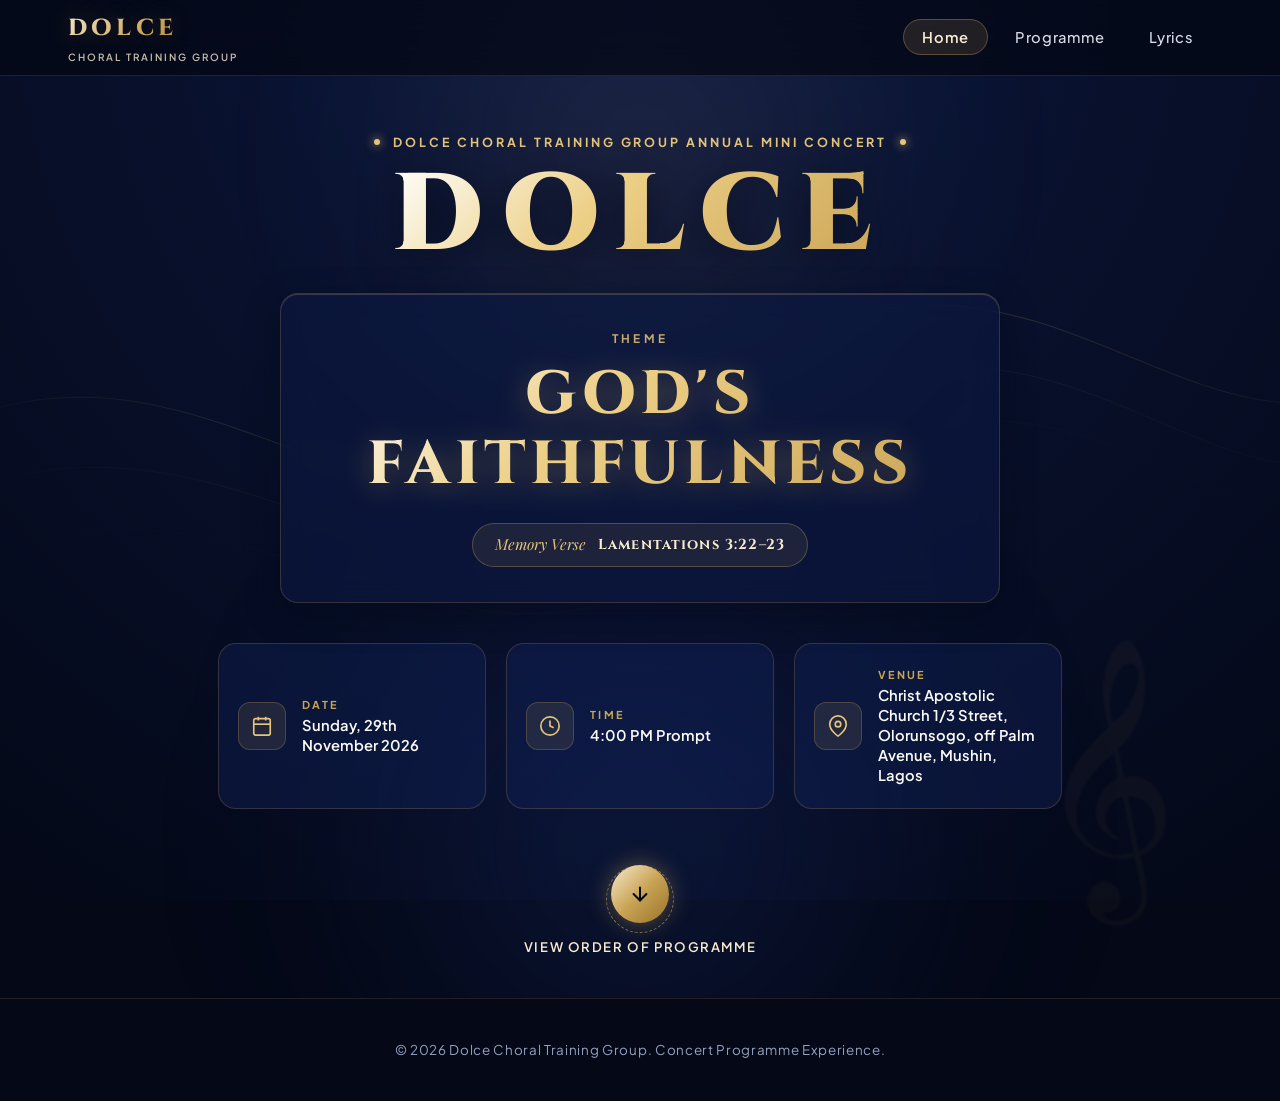
<file: index.html>
<!DOCTYPE html>
<html lang="en">
<head>
    <meta charset="UTF-8">
    <meta name="viewport" content="width=device-width, initial-scale=1.0">
    <title>DOLCE – God's Faithfulness | Concert</title>
    <link rel="preconnect" href="https://fonts.googleapis.com">
    <link rel="preconnect" href="https://fonts.gstatic.com" crossorigin>
    <link href="https://fonts.googleapis.com/css2?family=Cinzel:wght@500;600;700;800;900&family=Plus+Jakarta+Sans:ital,wght@0,300;0,400;0,500;0,600;0,700;1,400&family=Playfair+Display:ital,wght@0,600;1,400&display=swap" rel="stylesheet">
    <link rel="stylesheet" href="styles.css">
</head>
<body class="page-home-body">

    <!-- GLOBAL PREMIUM NAVIGATION -->
    <header class="site-header">
        <div class="nav-container">
            <a href="index.html" class="brand-logo">
                <span class="brand-initials">DOLCE</span>
                <span class="brand-tag">CHORAL TRAINING GROUP</span>
            </a>

            <nav class="primary-nav" id="primaryNav">
                <ul class="nav-links">
                    <li><a href="index.html" class="nav-item active">Home</a></li>
                    <li><a href="programme.html" class="nav-item">Programme</a></li>
                    <li><a href="lyrics.html" class="nav-item">Lyrics</a></li>
                </ul>
            </nav>

            <button class="nav-toggle-btn" id="navToggle" aria-label="Toggle Navigation">
                <span></span>
                <span></span>
                <span></span>
            </button>
        </div>
    </header>

    <!-- LANDING HERO EXPERIENCE -->
    <main class="hero-landing">
        <!-- Visual Atmosphere Layers -->
        <div class="hero-backdrop" aria-hidden="true">
            <div class="radial-glow glow-top"></div>
            <div class="radial-glow glow-bottom"></div>
            <div class="subtle-wave-lines">
                <svg viewBox="0 0 1440 900" fill="none" preserveAspectRatio="none">
                    <path d="M-100,500 C250,300 450,750 800,450 C1150,150 1350,600 1600,400" stroke="url(#goldStroke)" stroke-width="1.2" opacity="0.35"/>
                    <path d="M-100,580 C280,380 480,820 830,520 C1180,220 1380,670 1600,470" stroke="url(#goldStroke)" stroke-width="0.8" opacity="0.2"/>
                    <path d="M-100,650 C310,450 510,880 860,580 C1210,280 1410,730 1600,530" stroke="url(#goldStroke)" stroke-width="0.5" opacity="0.12"/>
                    <defs>
                        <linearGradient id="goldStroke" x1="0%" y1="0%" x2="100%" y2="0%">
                            <stop offset="0%" stop-color="#caa455" stop-opacity="0"/>
                            <stop offset="30%" stop-color="#edd087" stop-opacity="0.8"/>
                            <stop offset="70%" stop-color="#caa455" stop-opacity="0.9"/>
                            <stop offset="100%" stop-color="#edd087" stop-opacity="0"/>
                        </linearGradient>
                    </defs>
                </svg>
            </div>
            <div class="floating-clef">𝄞</div>
        </div>

        <div class="hero-content-wrapper">
            <!-- Concert Presentation Intro -->
            <div class="presenter-tag">
                <span class="gold-pip"></span>
                <span>DOLCE CHORAL TRAINING GROUP ANNUAL MINI CONCERT</span>
                <span class="gold-pip"></span>
            </div>

            <h1 class="concert-brand-title">DOLCE</h1>

            <div class="theme-card-presentation">
                <span class="theme-eyebrow">THEME</span>
                <h2 class="concert-theme-text">
                    <span class="theme-line-2">GOD'S FAITHFULNESS</span>
                </h2>
                
                <div class="memory-verse-pill">
                    <span class="verse-label">Memory Verse</span>
                    <span class="verse-reference">Lamentations 3:22–23</span>
                </div>
            </div>

            <!-- Event Details Grid -->
            <div class="event-spec-grid">
                <div class="spec-card">
                    <div class="spec-icon-box">
                        <svg width="22" height="22" viewBox="0 0 24 24" fill="none" stroke="currentColor" stroke-width="1.8">
                            <rect x="3" y="4" width="18" height="18" rx="2" ry="2"/>
                            <line x1="16" y1="2" x2="16" y2="6"/>
                            <line x1="8" y1="2" x2="8" y2="6"/>
                            <line x1="3" y1="10" x2="21" y2="10"/>
                        </svg>
                    </div>
                    <div class="spec-meta">
                        <span class="spec-label">DATE</span>
                        <strong class="spec-value">Sunday, 29th November 2026</strong>
                    </div>
                </div>

                <div class="spec-card">
                    <div class="spec-icon-box">
                        <svg width="22" height="22" viewBox="0 0 24 24" fill="none" stroke="currentColor" stroke-width="1.8">
                            <circle cx="12" cy="12" r="10"/>
                            <polyline points="12 6 12 12 16 14"/>
                        </svg>
                    </div>
                    <div class="spec-meta">
                        <span class="spec-label">TIME</span>
                        <strong class="spec-value">4:00 PM Prompt</strong>
                    </div>
                </div>

                <div class="spec-card">
                    <div class="spec-icon-box">
                        <svg width="22" height="22" viewBox="0 0 24 24" fill="none" stroke="currentColor" stroke-width="1.8">
                            <path d="M21 10c0 7-9 13-9 13s-9-6-9-13a9 9 0 0 1 18 0z"/>
                            <circle cx="12" cy="10" r="3"/>
                        </svg>
                    </div>
                    <div class="spec-meta">
                        <span class="spec-label">VENUE</span>
                        <strong class="spec-value">Christ Apostolic Church 1/3 Street, Olorunsogo, off Palm Avenue, Mushin, Lagos</strong>
                    </div>
                </div>
            </div>

            <!-- Interactive Circular Navigation Button -->
            <div class="hero-action-anchor">
                <a href="programme.html" class="circle-explore-btn" aria-label="Navigate to Order of Programme">
                    <div class="btn-outer-ring"></div>
                    <div class="btn-inner-core">
                        <svg width="22" height="22" viewBox="0 0 24 24" fill="none" stroke="currentColor" stroke-width="2.2" stroke-linecap="round" stroke-linejoin="round">
                            <line x1="12" y1="5" x2="12" y2="19"></line>
                            <polyline points="19 12 12 19 5 12"></polyline>
                        </svg>
                    </div>
                    <span class="btn-hover-label">View Order of Programme</span>
                </a>
            </div>
        </div>
    </main>

    <footer class="site-footer">
        <p>&copy; 2026 Dolce Choral Training Group. Concert Programme Experience.</p>
    </footer>

    <script src="script.js"></script>
</body>
</html>
</file>
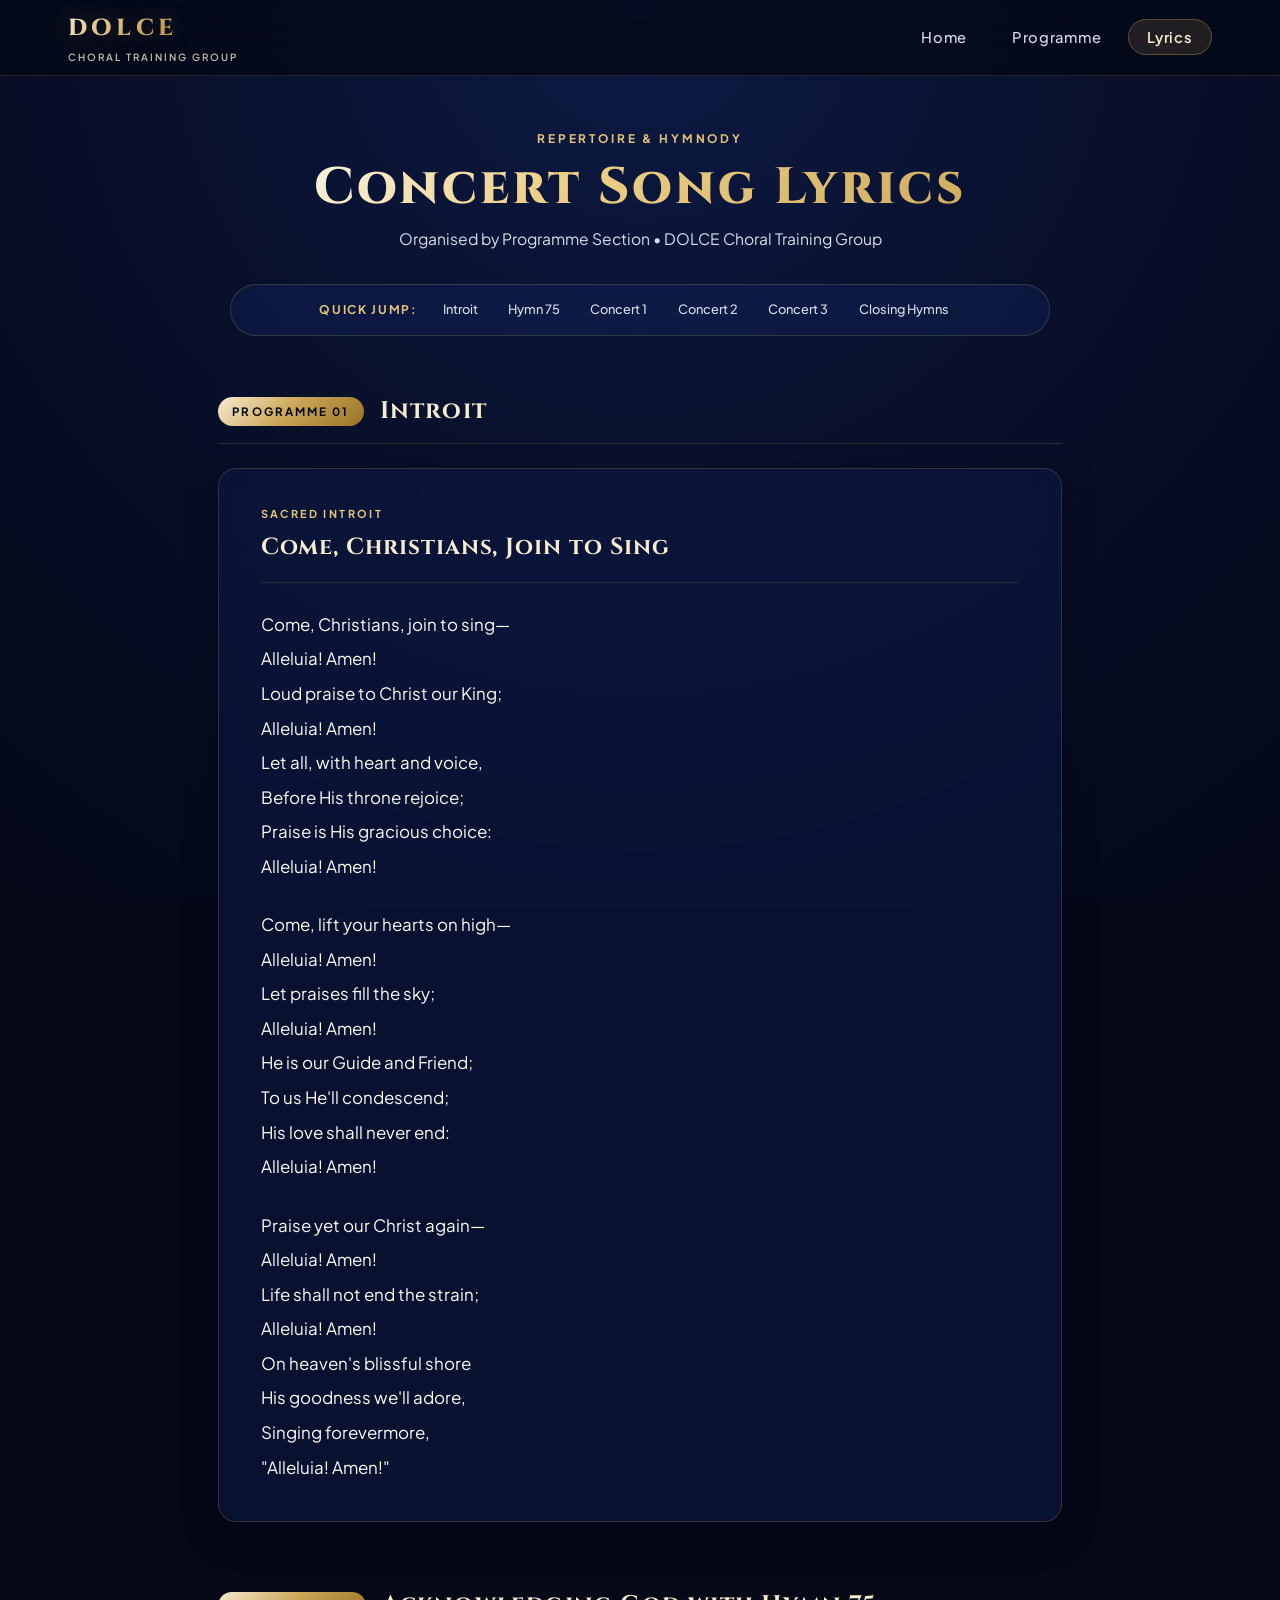
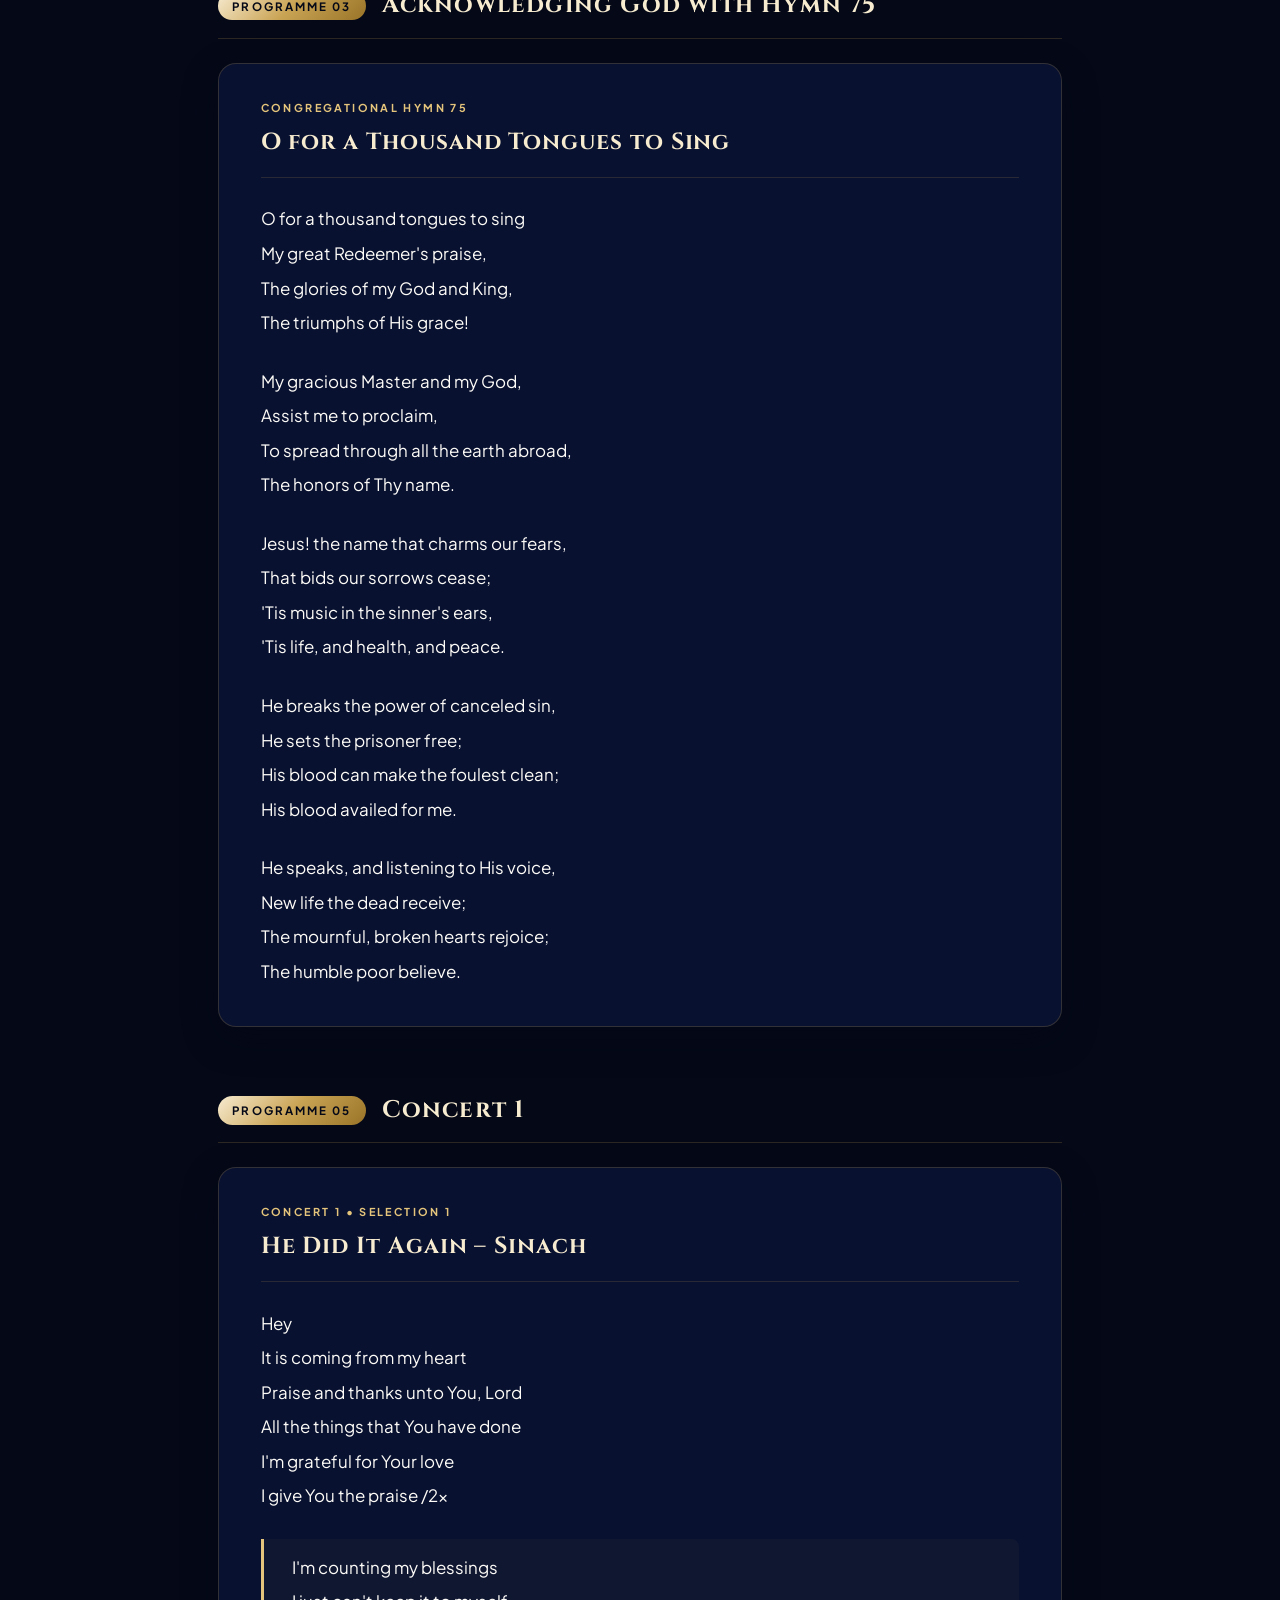
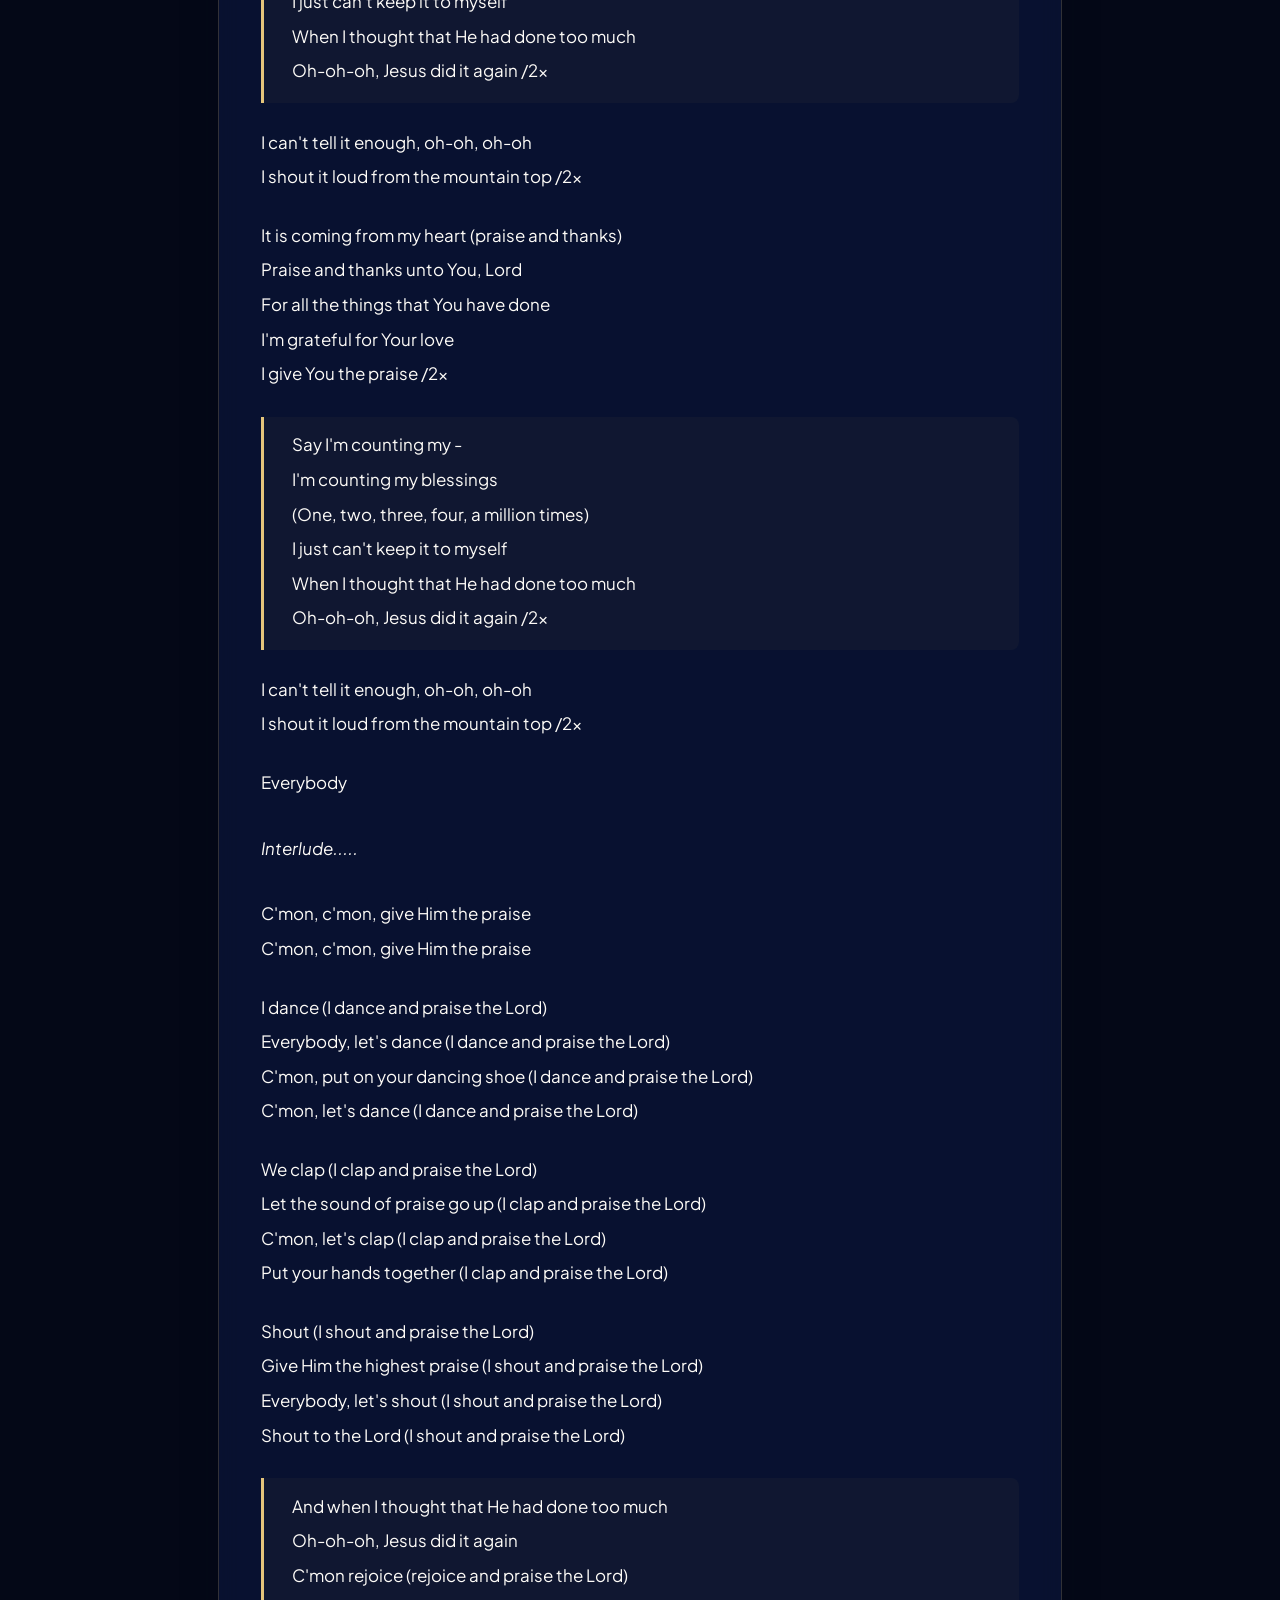
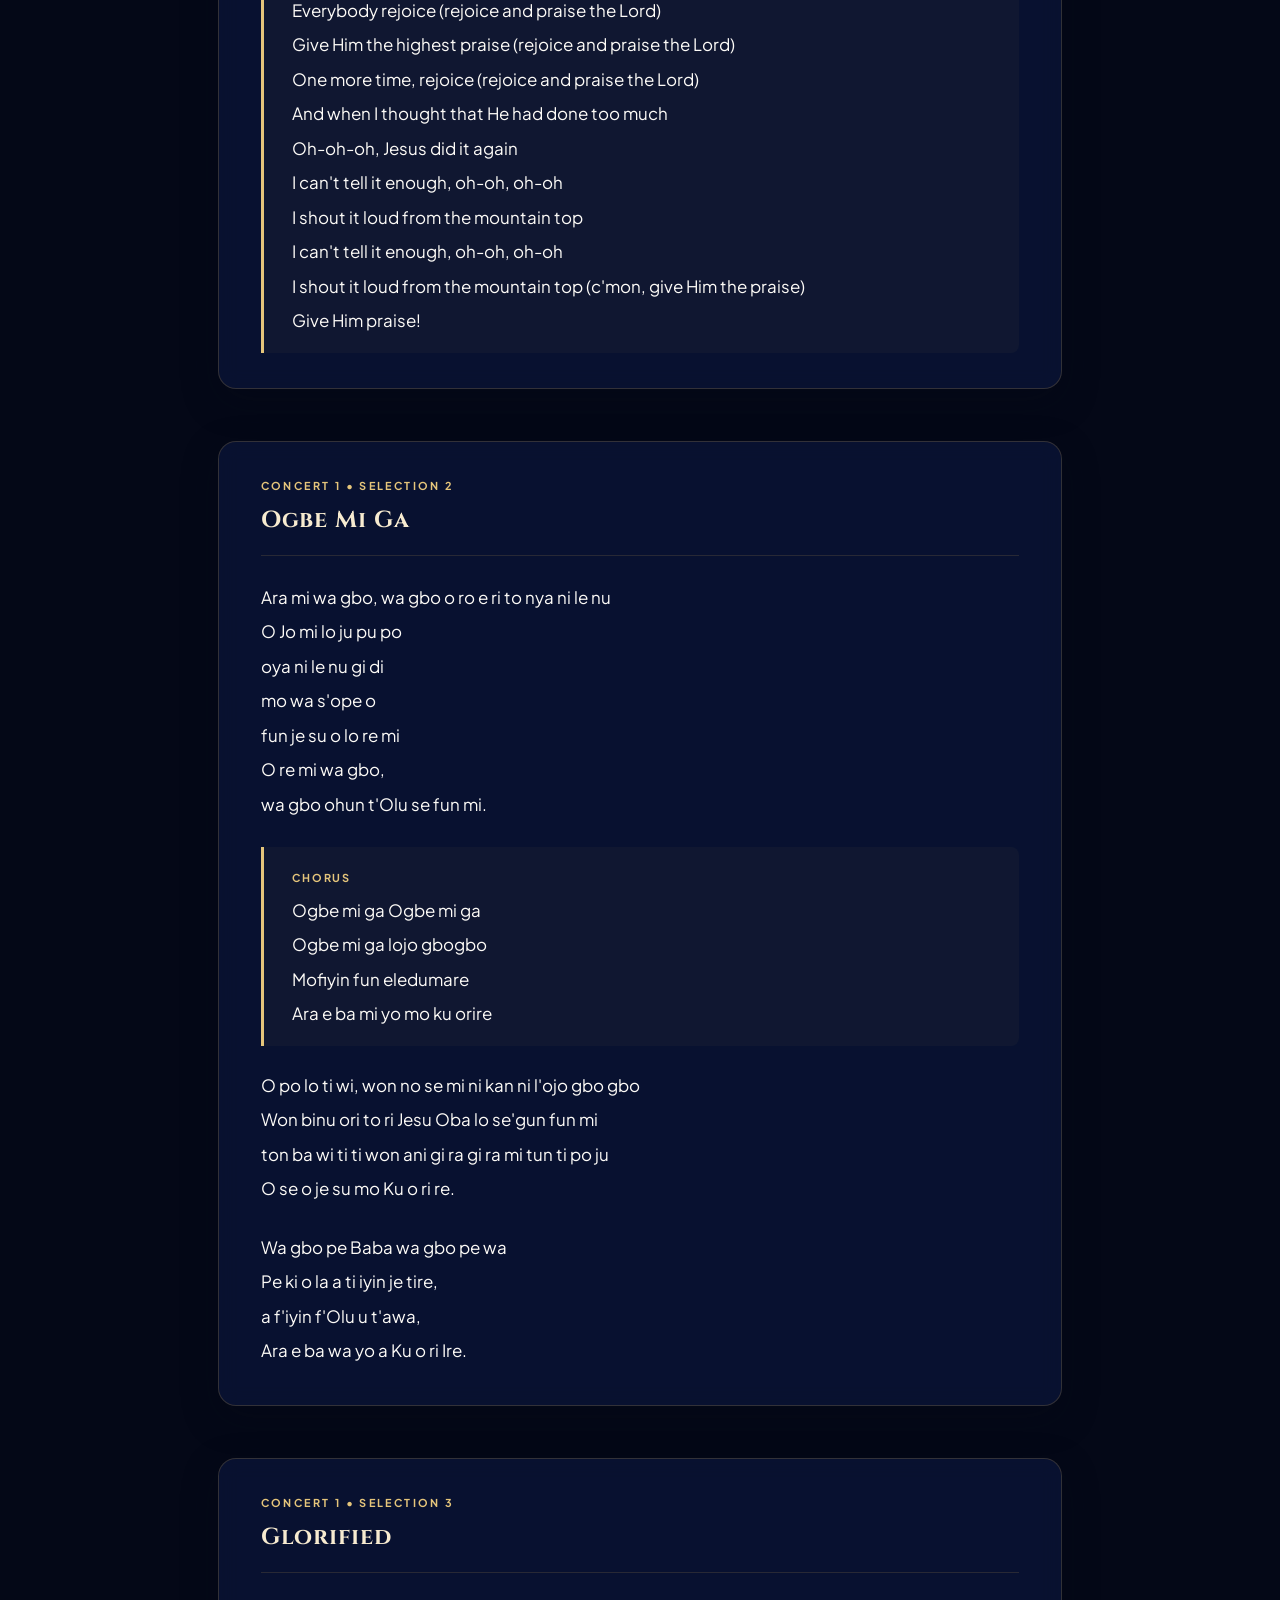
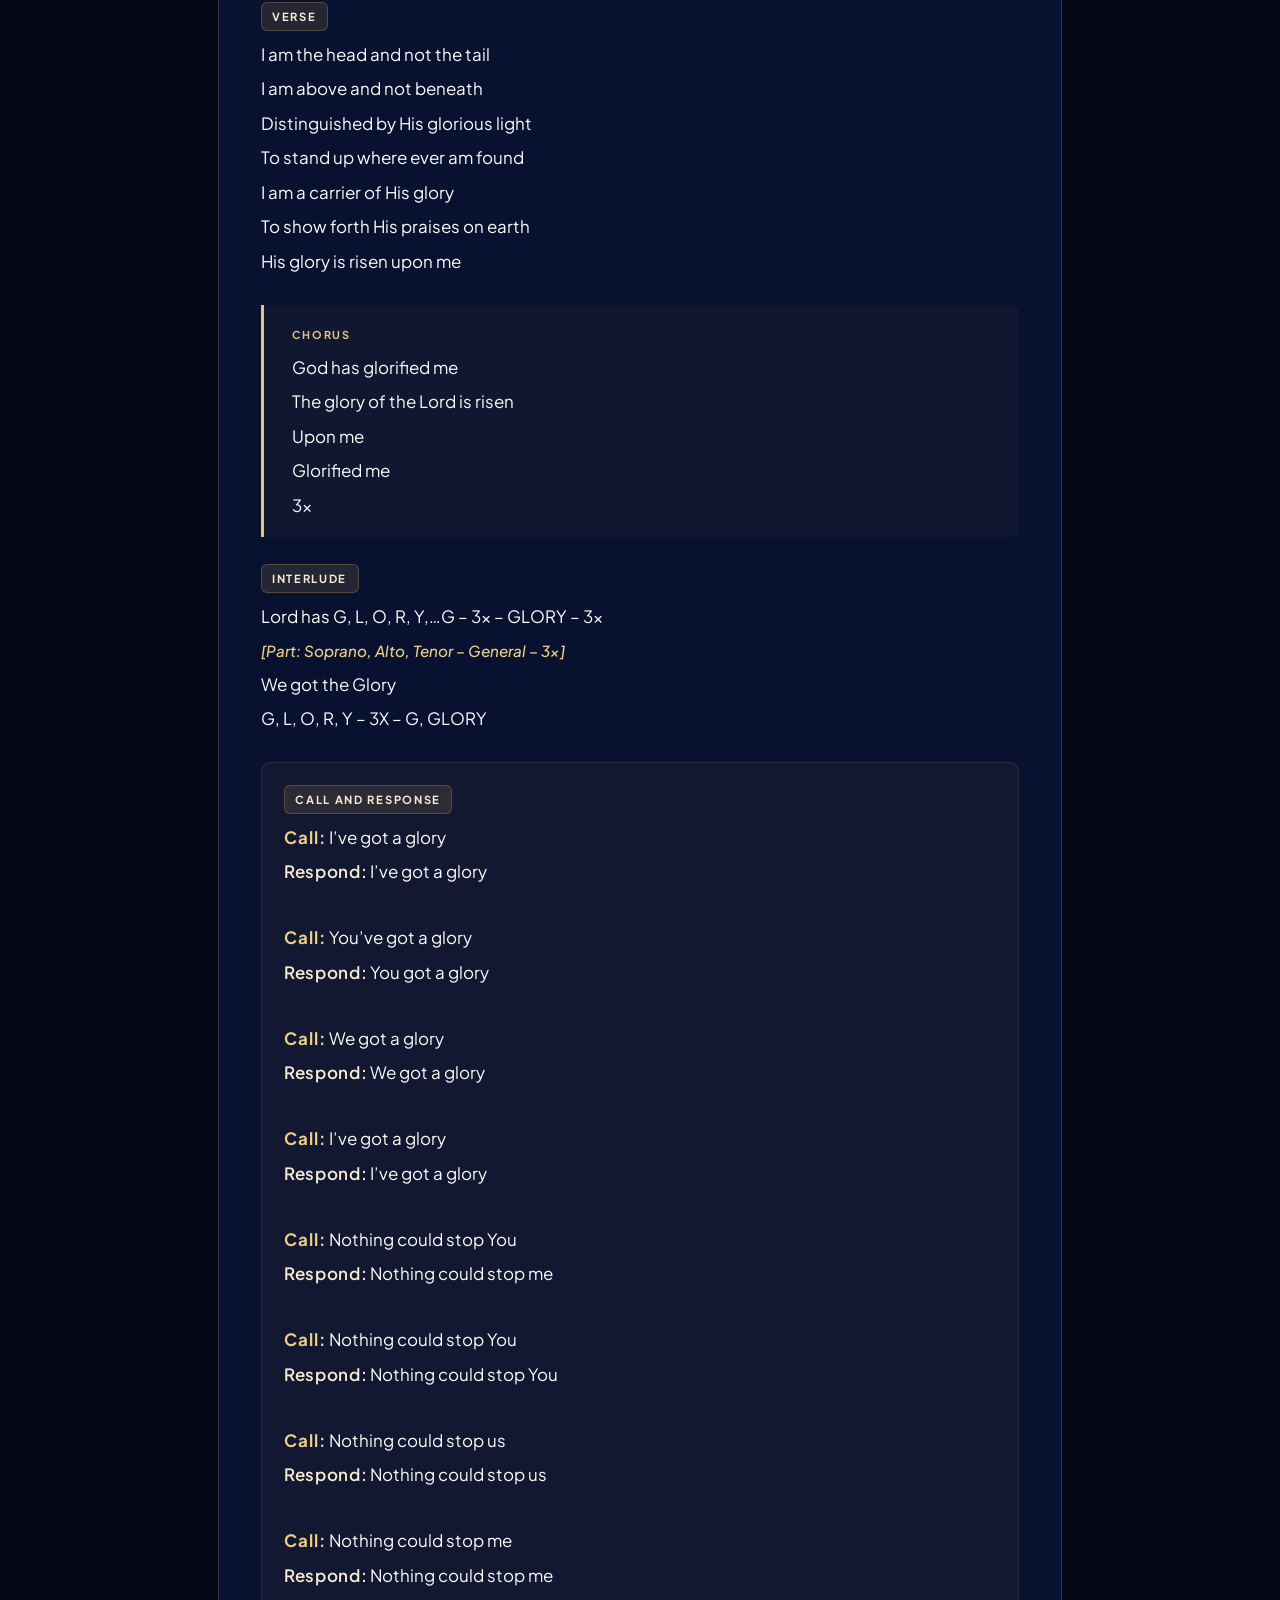
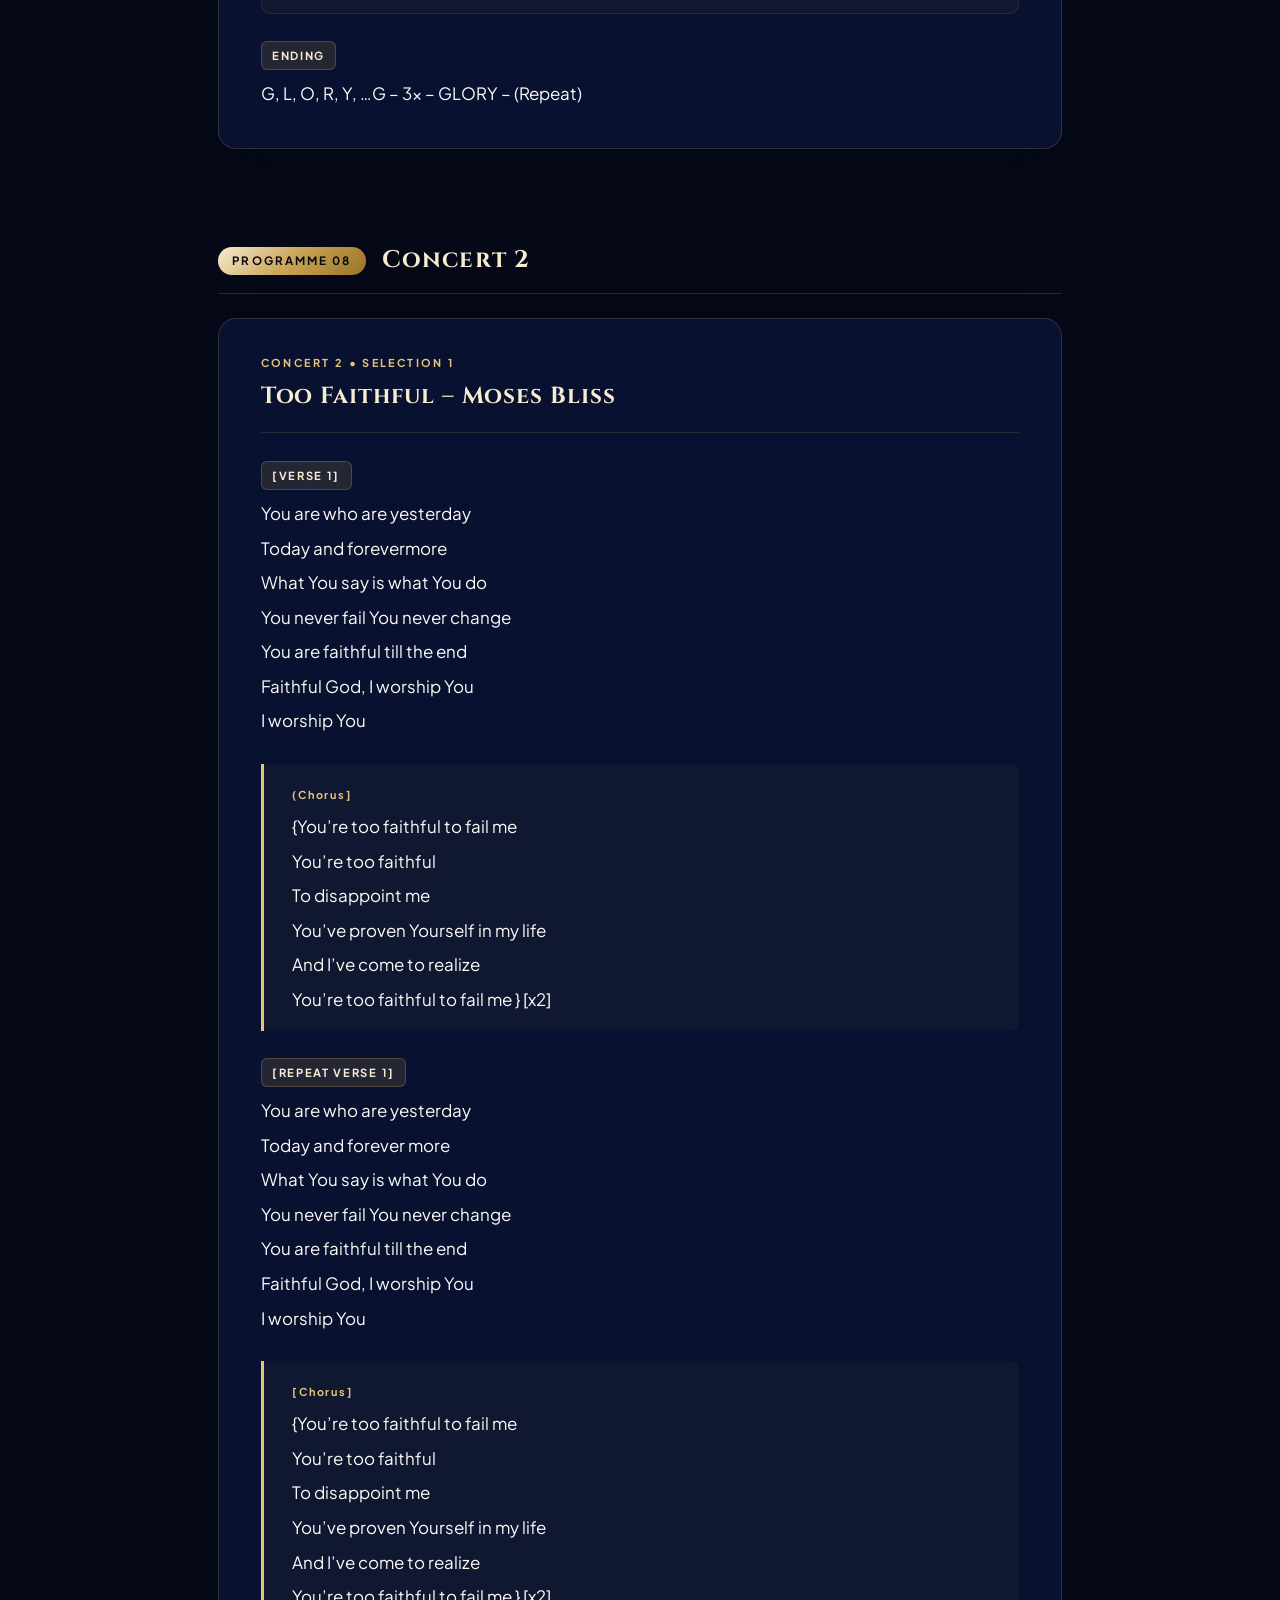
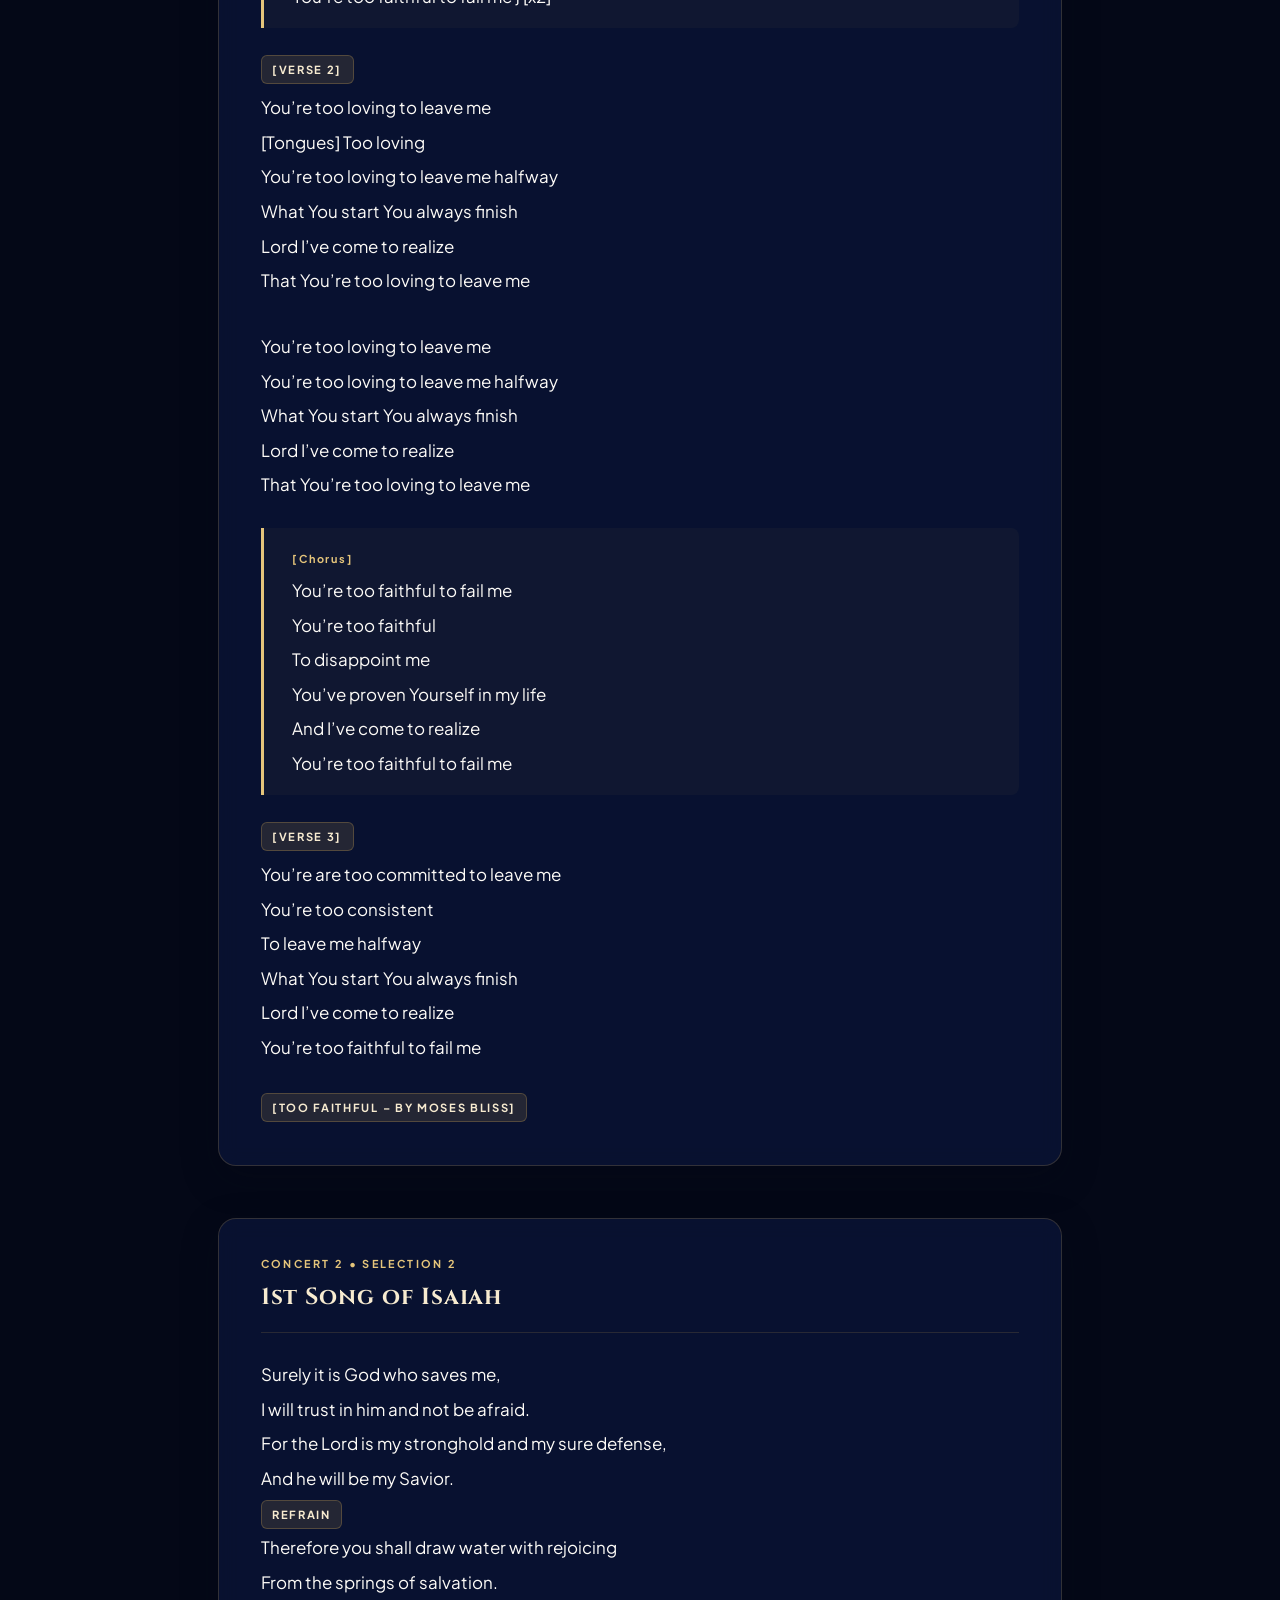
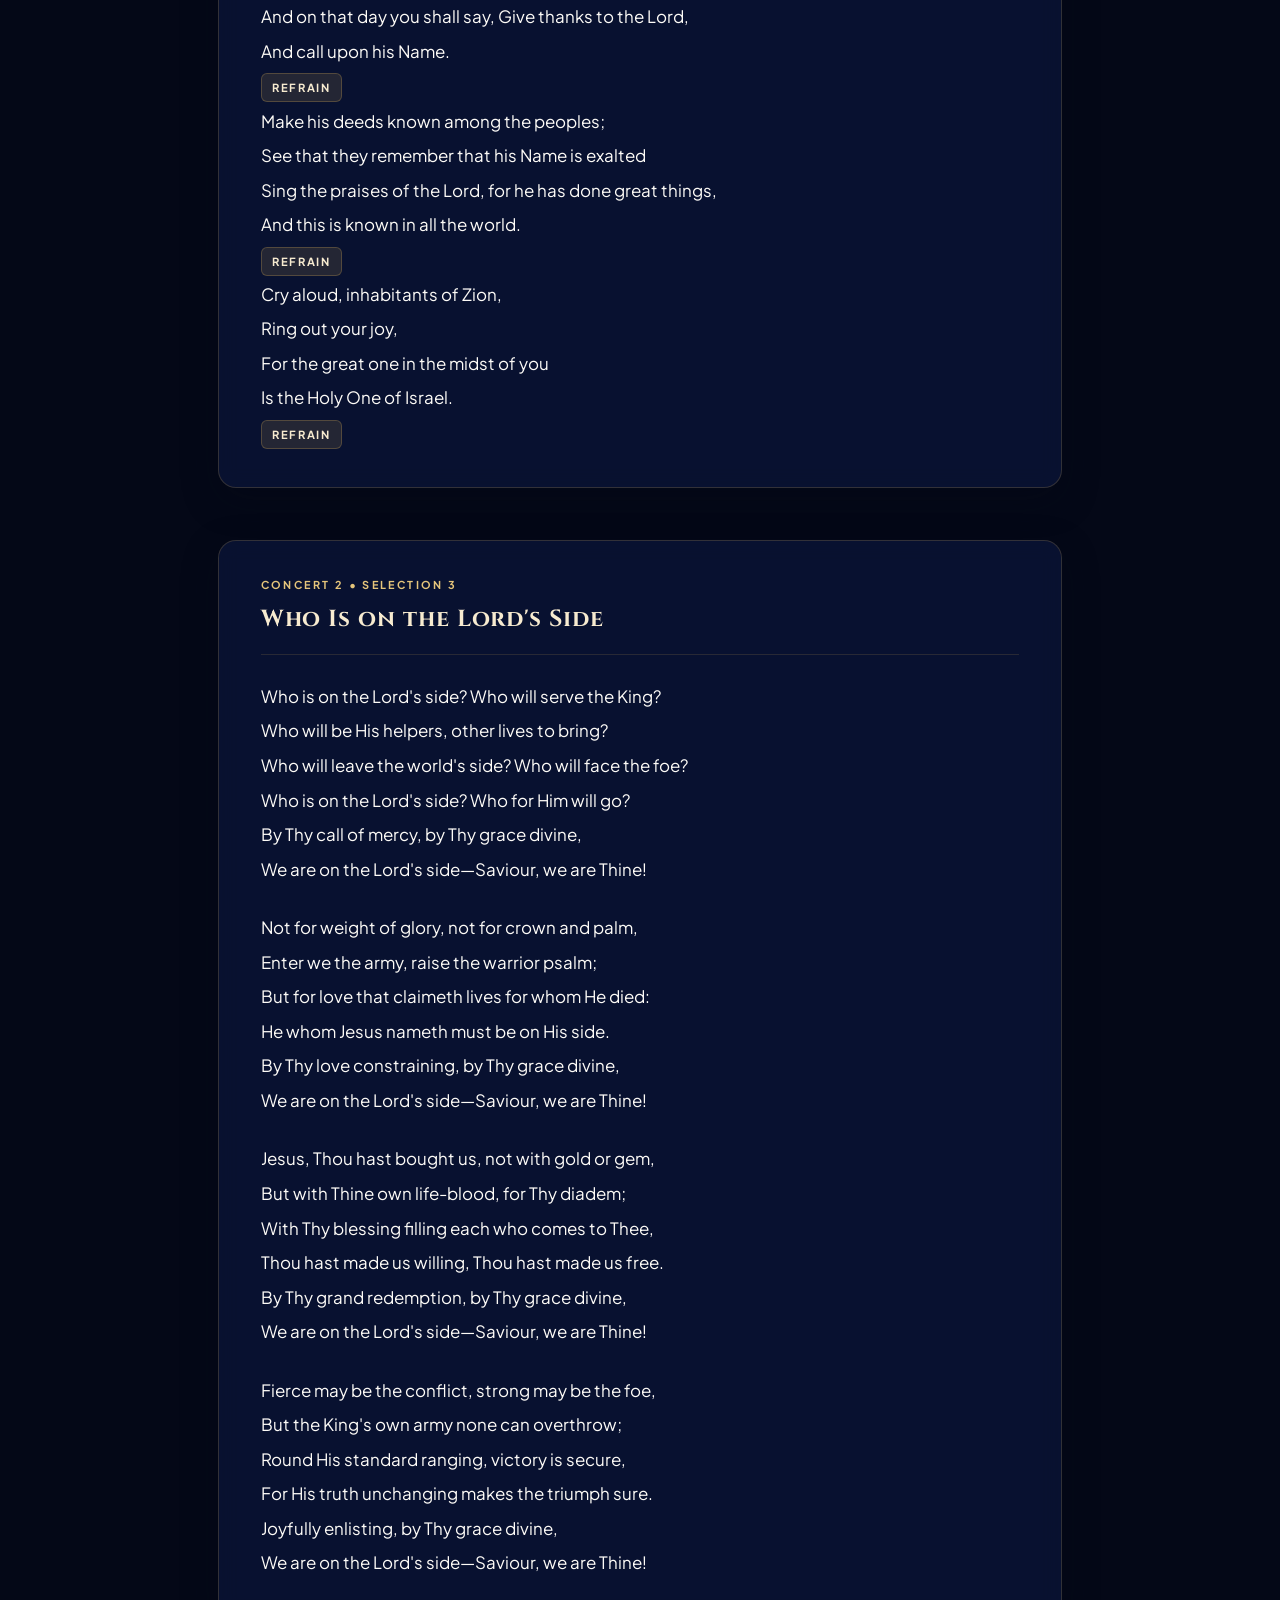
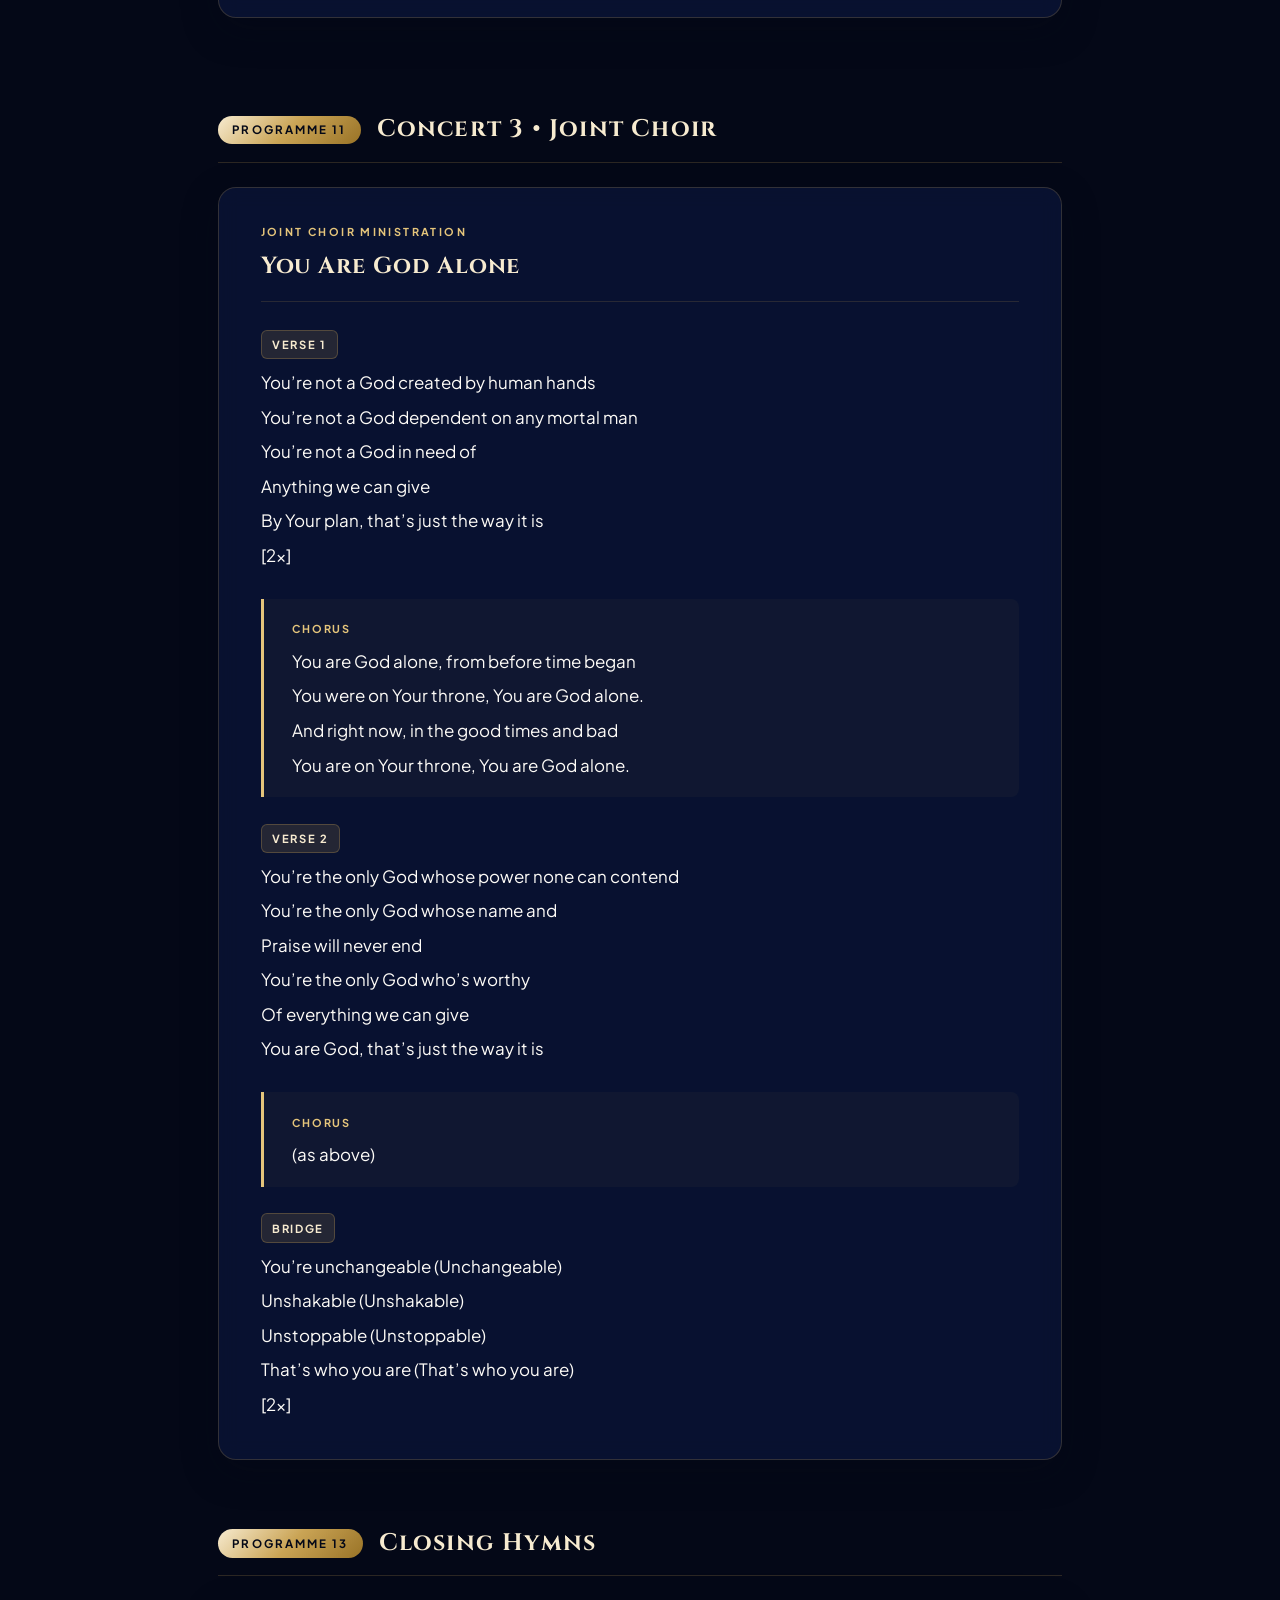
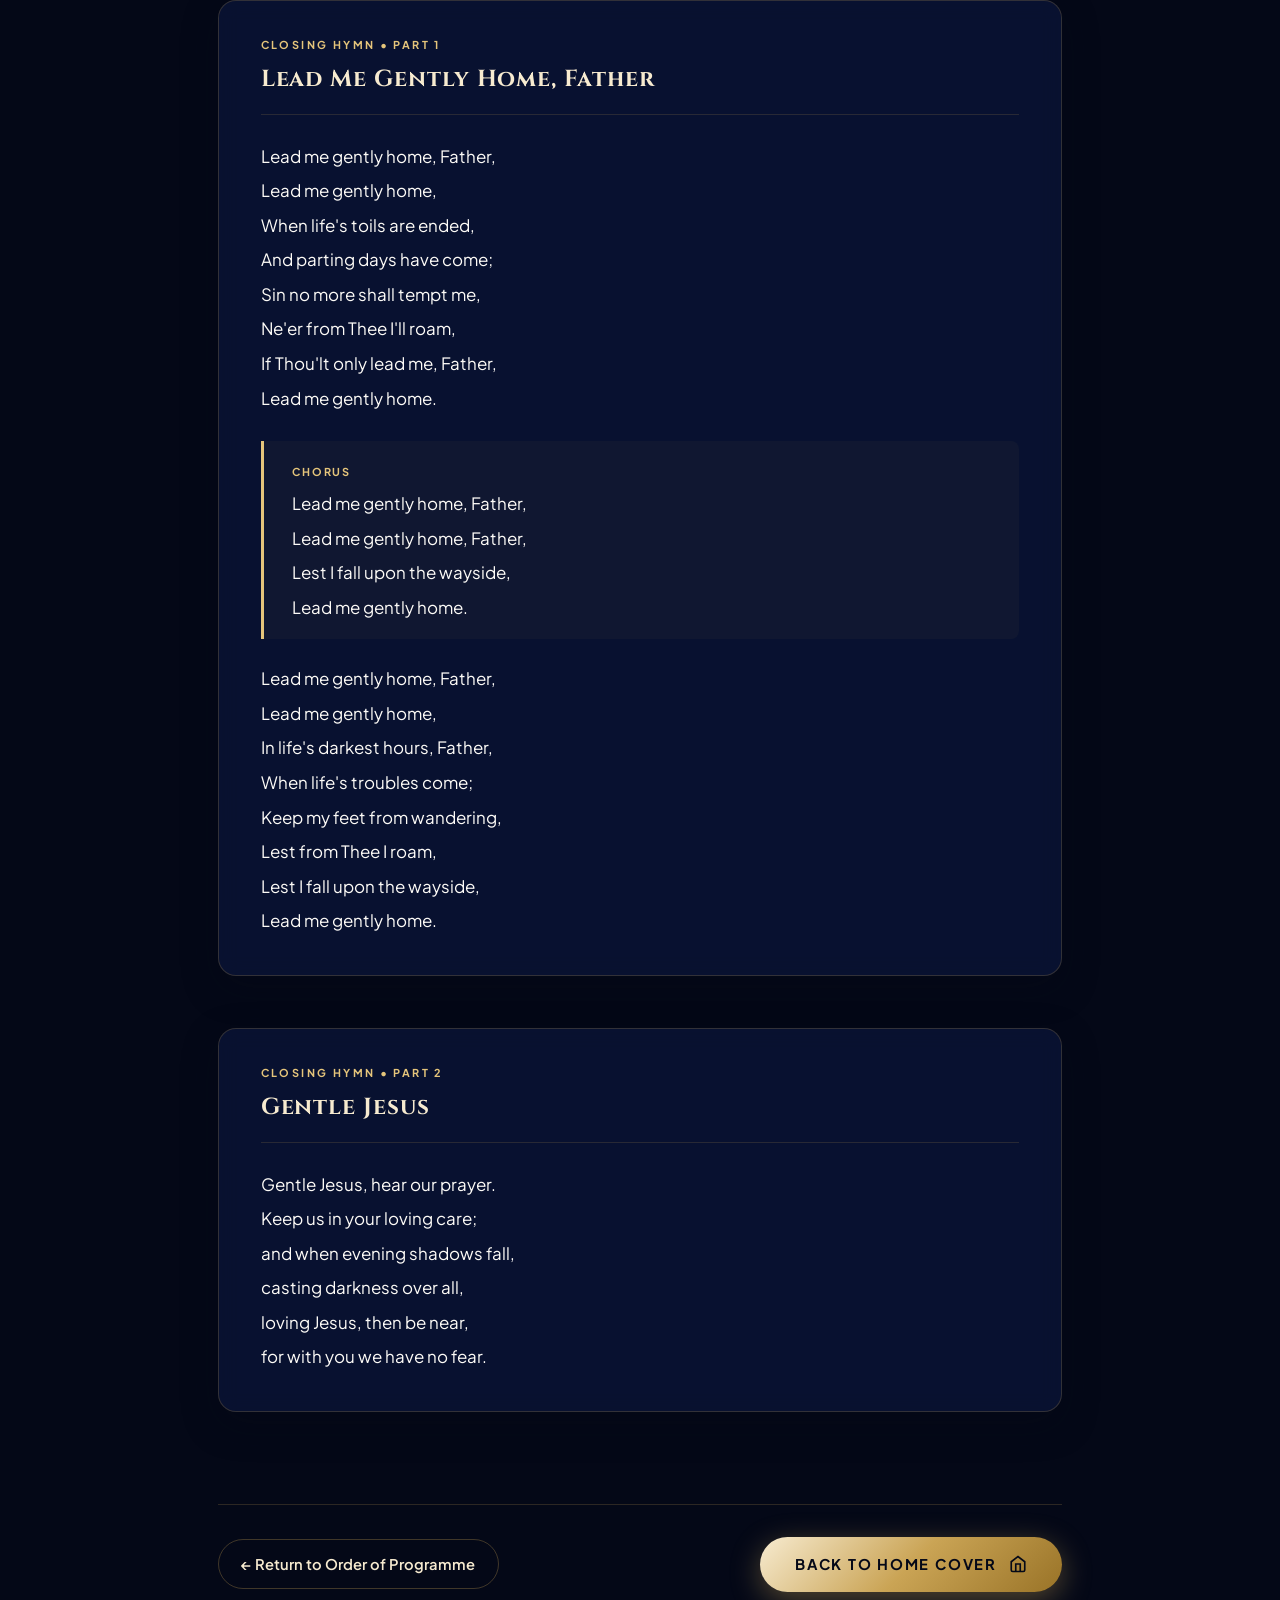
<file: lyrics.html>
<!DOCTYPE html>
<html lang="en">
<head>
    <meta charset="UTF-8">
    <meta name="viewport" content="width=device-width, initial-scale=1.0">
    <title>Song Lyrics – DOLCE Choral Concert</title>
    <link rel="preconnect" href="https://fonts.googleapis.com">
    <link rel="preconnect" href="https://fonts.gstatic.com" crossorigin>
    <link href="https://fonts.googleapis.com/css2?family=Cinzel:wght@500;600;700;800;900&family=Plus+Jakarta+Sans:ital,wght@0,300;0,400;0,500;0,600;0,700;1,400&family=Playfair+Display:ital,wght@0,600;1,400&display=swap" rel="stylesheet">
    <link rel="stylesheet" href="styles.css">
</head>
<body class="page-lyrics-body">

    <!-- GLOBAL PREMIUM NAVIGATION -->
    <header class="site-header">
        <div class="nav-container">
            <a href="index.html" class="brand-logo">
                <span class="brand-initials">DOLCE</span>
                <span class="brand-tag">CHORAL TRAINING GROUP</span>
            </a>

            <nav class="primary-nav" id="primaryNav">
                <ul class="nav-links">
                    <li><a href="index.html" class="nav-item">Home</a></li>
                    <li><a href="programme.html" class="nav-item">Programme</a></li>
                    <li><a href="lyrics.html" class="nav-item active">Lyrics</a></li>
                </ul>
            </nav>

            <button class="nav-toggle-btn" id="navToggle" aria-label="Toggle Navigation">
                <span></span>
                <span></span>
                <span></span>
            </button>
        </div>
    </header>

    <main class="content-container lyrics-page-layout">
        
        <!-- Header & Fast Quick Navigation Bar -->
        <div class="lyrics-header-wrap">
            <div class="section-title-wrap">
                <span class="eyebrow-accent">REPERTOIRE &amp; HYMNODY</span>
                <h1 class="page-main-title">Concert Song Lyrics</h1>
                <p class="section-lead-text">Organised by Programme Section &bull; DOLCE Choral Training Group</p>
            </div>

            <!-- Quick Jump Navigation -->
            <nav class="lyrics-quick-jump" aria-label="Jump to programme section">
                <span class="jump-title">Quick Jump:</span>
                <div class="jump-pills">
                    <a href="#section-introit" class="jump-link">Introit</a>
                    <a href="#section-opening-hymn" class="jump-link">Hymn 75</a>
                    <a href="#section-concert-1" class="jump-link">Concert 1</a>
                    <a href="#section-concert-2" class="jump-link">Concert 2</a>
                    <a href="#section-concert-3" class="jump-link">Concert 3</a>
                    <a href="#section-closing-hymn" class="jump-link">Closing Hymns</a>
                </div>
            </nav>
        </div>

        <div class="lyrics-main-stream">

            <!-- ==========================================
                 1. INTROIT
                 ========================================== -->
            <section class="programme-lyric-block" id="section-introit">
                <div class="block-badge-header">
                    <span class="programme-step-pill">PROGRAMME 01</span>
                    <h2 class="block-section-heading">Introit</h2>
                </div>

                <article class="lyric-card" id="song-come-christians">
                    <header class="lyric-card-header">
                        <div class="song-identity">
                            <span class="music-genre-label">SACRED INTROIT</span>
                            <h3 class="song-card-title">Come, Christians, Join to Sing</h3>
                        </div>
                    </header>
                    <div class="lyric-card-body">
                        <div class="lyric-stanza">
                            <p>Come, Christians, join to sing—</p>
                            <p>Alleluia! Amen!</p>
                            <p>Loud praise to Christ our King;</p>
                            <p>Alleluia! Amen!</p>
                            <p>Let all, with heart and voice,</p>
                            <p>Before His throne rejoice;</p>
                            <p>Praise is His gracious choice:</p>
                            <p>Alleluia! Amen!</p>
                        </div>
                        <div class="lyric-stanza">
                            <p>Come, lift your hearts on high—</p>
                            <p>Alleluia! Amen!</p>
                            <p>Let praises fill the sky;</p>
                            <p>Alleluia! Amen!</p>
                            <p>He is our Guide and Friend;</p>
                            <p>To us He'll condescend;</p>
                            <p>His love shall never end:</p>
                            <p>Alleluia! Amen!</p>
                        </div>
                        <div class="lyric-stanza">
                            <p>Praise yet our Christ again—</p>
                            <p>Alleluia! Amen!</p>
                            <p>Life shall not end the strain;</p>
                            <p>Alleluia! Amen!</p>
                            <p>On heaven's blissful shore</p>
                            <p>His goodness we'll adore,</p>
                            <p>Singing forevermore,</p>
                            <p>"Alleluia! Amen!"</p>
                        </div>
                    </div>
                </article>
            </section>

            <!-- ==========================================
                 3. ACKNOWLEDGING GOD WITH HYMN 75
                 ========================================== -->
            <section class="programme-lyric-block" id="section-opening-hymn">
                <div class="block-badge-header">
                    <span class="programme-step-pill">PROGRAMME 03</span>
                    <h2 class="block-section-heading">Acknowledging God with Hymn 75</h2>
                </div>

                <article class="lyric-card" id="song-thousand-tongues">
                    <header class="lyric-card-header">
                        <div class="song-identity">
                            <span class="music-genre-label">CONGREGATIONAL HYMN 75</span>
                            <h3 class="song-card-title">O for a Thousand Tongues to Sing</h3>
                        </div>
                    </header>
                    <div class="lyric-card-body">
                        <div class="lyric-stanza">
                            <p>O for a thousand tongues to sing</p>
                            <p>My great Redeemer's praise,</p>
                            <p>The glories of my God and King,</p>
                            <p>The triumphs of His grace!</p>
                        </div>
                        <div class="lyric-stanza">
                            <p>My gracious Master and my God,</p>
                            <p>Assist me to proclaim,</p>
                            <p>To spread through all the earth abroad,</p>
                            <p>The honors of Thy name.</p>
                        </div>
                        <div class="lyric-stanza">
                            <p>Jesus! the name that charms our fears,</p>
                            <p>That bids our sorrows cease;</p>
                            <p>'Tis music in the sinner's ears,</p>
                            <p>'Tis life, and health, and peace.</p>
                        </div>
                        <div class="lyric-stanza">
                            <p>He breaks the power of canceled sin,</p>
                            <p>He sets the prisoner free;</p>
                            <p>His blood can make the foulest clean;</p>
                            <p>His blood availed for me.</p>
                        </div>
                        <div class="lyric-stanza">
                            <p>He speaks, and listening to His voice,</p>
                            <p>New life the dead receive;</p>
                            <p>The mournful, broken hearts rejoice;</p>
                            <p>The humble poor believe.</p>
                        </div>
                    </div>
                </article>
            </section>

            <!-- ==========================================
                 5. CONCERT 1
                 ========================================== -->
            <section class="programme-lyric-block" id="section-concert-1">
                <div class="block-badge-header">
                    <span class="programme-step-pill">PROGRAMME 05</span>
                    <h2 class="block-section-heading">Concert 1</h2>
                </div>

                <div class="songs-group-grid">
                    
                    <!-- 1. HE DID IT AGAIN (SINACH) -->
                    <article class="lyric-card" id="song-he-did-it-again">
                        <header class="lyric-card-header">
                            <div class="song-identity">
                                <span class="music-genre-label">CONCERT 1 &bull; SELECTION 1</span>
                                <h3 class="song-card-title">He Did It Again &ndash; Sinach</h3>
                            </div>
                        </header>
                        <div class="lyric-card-body">
                            <div class="lyric-stanza">
                                <p>Hey</p>
                                <p>It is coming from my heart</p>
                                <p>Praise and thanks unto You, Lord</p>
                                <p>All the things that You have done</p>
                                <p>I'm grateful for Your love</p>
                                <p>I give You the praise /2x</p>
                            </div>

                            <div class="lyric-stanza chorus-stanza">
                                <p>I'm counting my blessings</p>
                                <p>I just can't keep it to myself</p>
                                <p>When I thought that He had done too much</p>
                                <p>Oh-oh-oh, Jesus did it again /2x</p>
                            </div>

                            <div class="lyric-stanza">
                                <p>I can't tell it enough, oh-oh, oh-oh</p>
                                <p>I shout it loud from the mountain top /2x</p>
                            </div>

                            <div class="lyric-stanza">
                                <p>It is coming from my heart (praise and thanks)</p>
                                <p>Praise and thanks unto You, Lord</p>
                                <p>For all the things that You have done</p>
                                <p>I'm grateful for Your love</p>
                                <p>I give You the praise /2x</p>
                            </div>

                            <div class="lyric-stanza chorus-stanza">
                                <p>Say I'm counting my -</p>
                                <p>I'm counting my blessings</p>
                                <p>(One, two, three, four, a million times)</p>
                                <p>I just can't keep it to myself</p>
                                <p>When I thought that He had done too much</p>
                                <p>Oh-oh-oh, Jesus did it again /2x</p>
                            </div>

                            <div class="lyric-stanza">
                                <p>I can't tell it enough, oh-oh, oh-oh</p>
                                <p>I shout it loud from the mountain top /2x</p>
                            </div>

                            <div class="lyric-stanza">
                                <p>Everybody</p>
                                <br>
                                <p><em>Interlude.....</em></p>
                                <br>
                                <p>C'mon, c'mon, give Him the praise</p>
                                <p>C'mon, c'mon, give Him the praise</p>
                            </div>

                            <div class="lyric-stanza">
                                <p>I dance (I dance and praise the Lord)</p>
                                <p>Everybody, let's dance (I dance and praise the Lord)</p>
                                <p>C'mon, put on your dancing shoe (I dance and praise the Lord)</p>
                                <p>C'mon, let's dance (I dance and praise the Lord)</p>
                            </div>

                            <div class="lyric-stanza">
                                <p>We clap (I clap and praise the Lord)</p>
                                <p>Let the sound of praise go up (I clap and praise the Lord)</p>
                                <p>C'mon, let's clap (I clap and praise the Lord)</p>
                                <p>Put your hands together (I clap and praise the Lord)</p>
                            </div>

                            <div class="lyric-stanza">
                                <p>Shout (I shout and praise the Lord)</p>
                                <p>Give Him the highest praise (I shout and praise the Lord)</p>
                                <p>Everybody, let's shout (I shout and praise the Lord)</p>
                                <p>Shout to the Lord (I shout and praise the Lord)</p>
                            </div>

                            <div class="lyric-stanza chorus-stanza">
                                <p>And when I thought that He had done too much</p>
                                <p>Oh-oh-oh, Jesus did it again</p>
                                <p>C'mon rejoice (rejoice and praise the Lord)</p>
                                <p>Everybody rejoice (rejoice and praise the Lord)</p>
                                <p>Give Him the highest praise (rejoice and praise the Lord)</p>
                                <p>One more time, rejoice (rejoice and praise the Lord)</p>
                                <p>And when I thought that He had done too much</p>
                                <p>Oh-oh-oh, Jesus did it again</p>
                                <p>I can't tell it enough, oh-oh, oh-oh</p>
                                <p>I shout it loud from the mountain top</p>
                                <p>I can't tell it enough, oh-oh, oh-oh</p>
                                <p>I shout it loud from the mountain top (c'mon, give Him the praise)</p>
                                <p>Give Him praise!</p>
                            </div>
                        </div>
                    </article>

                    <!-- 2. OGBE MI GA -->
                    <article class="lyric-card" id="song-ogbe-mi-ga">
                        <header class="lyric-card-header">
                            <div class="song-identity">
                                <span class="music-genre-label">CONCERT 1 &bull; SELECTION 2</span>
                                <h3 class="song-card-title">Ogbe Mi Ga</h3>
                            </div>
                        </header>
                        <div class="lyric-card-body">
                            <div class="lyric-stanza">
                                <p>Ara mi wa gbo, wa gbo o ro e ri to nya ni le nu</p>
                                <p>O Jo mi lo ju pu po</p>
                                <p>oya ni le nu gi di</p>
                                <p>mo wa s'ope o</p>
                                <p>fun je su o lo re mi</p>
                                <p>O re mi wa gbo,</p>
                                <p>wa gbo ohun t'Olu se fun mi.</p>
                            </div>

                            <div class="lyric-stanza chorus-stanza">
                                <span class="chorus-badge">CHORUS</span>
                                <p>Ogbe mi ga Ogbe mi ga</p>
                                <p>Ogbe mi ga lojo gbogbo</p>
                                <p>Mofiyin fun eledumare</p>
                                <p>Ara e ba mi yo mo ku orire</p>
                            </div>

                            <div class="lyric-stanza">
                                <p>O po lo ti wi, won no se mi ni kan ni l'ojo gbo gbo</p>
                                <p>Won binu ori to ri Jesu Oba lo se'gun fun mi</p>
                                <p>ton ba wi ti ti won ani gi ra gi ra mi tun ti po ju</p>
                                <p>O se o je su mo Ku o ri re.</p>
                            </div>

                            <div class="lyric-stanza">
                                <p>Wa gbo pe Baba wa gbo pe wa</p>
                                <p>Pe ki o la a ti iyin je tire,</p>
                                <p>a f'iyin f'Olu u t'awa,</p>
                                <p>Ara e ba wa yo a Ku o ri Ire.</p>
                            </div>
                        </div>
                    </article>

                    <!-- 3. GLORIFIED -->
                    <article class="lyric-card" id="song-glorified">
                        <header class="lyric-card-header">
                            <div class="song-identity">
                                <span class="music-genre-label">CONCERT 1 &bull; SELECTION 3</span>
                                <h3 class="song-card-title">Glorified</h3>
                            </div>
                        </header>
                        <div class="lyric-card-body">
                            <div class="lyric-stanza">
                                <span class="section-tag-pill">VERSE</span>
                                <p>I am the head and not the tail</p>
                                <p>I am above and not beneath</p>
                                <p>Distinguished by His glorious light</p>
                                <p>To stand up where ever am found</p>
                                <p>I am a carrier of His glory</p>
                                <p>To show forth His praises on earth</p>
                                <p>His glory is risen upon me</p>
                            </div>

                            <div class="lyric-stanza chorus-stanza">
                                <span class="chorus-badge">CHORUS</span>
                                <p>God has glorified me</p>
                                <p>The glory of the Lord is risen</p>
                                <p>Upon me</p>
                                <p>Glorified me</p>
                                <p>3x</p>
                            </div>

                            <div class="lyric-stanza">
                                <span class="section-tag-pill">INTERLUDE</span>
                                <p>Lord has G, L, O, R, Y,…G – 3x – GLORY – 3x</p>
                                <p class="note-part">[Part: Soprano, Alto, Tenor – General – 3x]</p>
                                <p>We got the Glory</p>
                                <p>G, L, O, R, Y – 3X – G, GLORY</p>
                            </div>

                            <div class="lyric-stanza dialogue-block">
                                <span class="section-tag-pill">CALL AND RESPONSE</span>
                                <p><strong class="call-lead">Call:</strong> I’ve got a glory</p>
                                <p><strong class="resp-lead">Respond:</strong> I’ve got a glory</p>
                                <br>
                                <p><strong class="call-lead">Call:</strong> You’ve got a glory</p>
                                <p><strong class="resp-lead">Respond:</strong> You got a glory</p>
                                <br>
                                <p><strong class="call-lead">Call:</strong> We got a glory</p>
                                <p><strong class="resp-lead">Respond:</strong> We got a glory</p>
                                <br>
                                <p><strong class="call-lead">Call:</strong> I’ve got a glory</p>
                                <p><strong class="resp-lead">Respond:</strong> I’ve got a glory</p>
                                <br>
                                <p><strong class="call-lead">Call:</strong> Nothing could stop You</p>
                                <p><strong class="resp-lead">Respond:</strong> Nothing could stop me</p>
                                <br>
                                <p><strong class="call-lead">Call:</strong> Nothing could stop You</p>
                                <p><strong class="resp-lead">Respond:</strong> Nothing could stop You</p>
                                <br>
                                <p><strong class="call-lead">Call:</strong> Nothing could stop us</p>
                                <p><strong class="resp-lead">Respond:</strong> Nothing could stop us</p>
                                <br>
                                <p><strong class="call-lead">Call:</strong> Nothing could stop me</p>
                                <p><strong class="resp-lead">Respond:</strong> Nothing could stop me</p>
                            </div>

                            <div class="lyric-stanza">
                                <span class="section-tag-pill">ENDING</span>
                                <p>G, L, O, R, Y, …G – 3x – GLORY – (Repeat)</p>
                            </div>
                        </div>
                    </article>

                </div>
            </section>

            <!-- ==========================================
                 8. CONCERT 2
                 ========================================== -->
            <section class="programme-lyric-block" id="section-concert-2">
                <div class="block-badge-header">
                    <span class="programme-step-pill">PROGRAMME 08</span>
                    <h2 class="block-section-heading">Concert 2</h2>
                </div>

                <div class="songs-group-grid">
                    
                    <!-- 1. TOO FAITHFUL (MOSES BLISS AT END) -->
                    <article class="lyric-card" id="song-too-faithful">
                        <header class="lyric-card-header">
                            <div class="song-identity">
                                <span class="music-genre-label">CONCERT 2 &bull; SELECTION 1</span>
                                <h3 class="song-card-title">Too Faithful &ndash; Moses Bliss</h3>
                            </div>
                        </header>
                        <div class="lyric-card-body">
                            <div class="lyric-stanza">
                                <span class="section-tag-pill">[Verse 1]</span>
                                <p>You are who are yesterday</p>
                                <p>Today and forevermore</p>
                                <p>What You say is what You do</p>
                                <p>You never fail You never change</p>
                                <p>You are faithful till the end</p>
                                <p>Faithful God, I worship You</p>
                                <p>I worship You</p>
                            </div>

                            <div class="lyric-stanza chorus-stanza">
                                <span class="chorus-badge">(Chorus]</span>
                                <p>{You’re too faithful to fail me</p>
                                <p>You’re too faithful</p>
                                <p>To disappoint me</p>
                                <p>You’ve proven Yourself in my life</p>
                                <p>And I’ve come to realize</p>
                                <p>You’re too faithful to fail me } [x2]</p>
                            </div>

                            <div class="lyric-stanza">
                                <span class="section-tag-pill">[Repeat Verse 1]</span>
                                <p>You are who are yesterday</p>
                                <p>Today and forever more</p>
                                <p>What You say is what You do</p>
                                <p>You never fail You never change</p>
                                <p>You are faithful till the end</p>
                                <p>Faithful God, I worship You</p>
                                <p>I worship You</p>
                            </div>

                            <div class="lyric-stanza chorus-stanza">
                                <span class="chorus-badge">[Chorus]</span>
                                <p>{You’re too faithful to fail me</p>
                                <p>You’re too faithful</p>
                                <p>To disappoint me</p>
                                <p>You’ve proven Yourself in my life</p>
                                <p>And I’ve come to realize</p>
                                <p>You’re too faithful to fail me } [x2]</p>
                            </div>

                            <div class="lyric-stanza">
                                <span class="section-tag-pill">[Verse 2]</span>
                                <p>You’re too loving to leave me</p>
                                <p>[Tongues] Too loving</p>
                                <p>You’re too loving to leave me halfway</p>
                                <p>What You start You always finish</p>
                                <p>Lord I’ve come to realize</p>
                                <p>That You’re too loving to leave me</p>
                                <br>
                                <p>You’re too loving to leave me</p>
                                <p>You’re too loving to leave me halfway</p>
                                <p>What You start You always finish</p>
                                <p>Lord I’ve come to realize</p>
                                <p>That You’re too loving to leave me</p>
                            </div>

                            <div class="lyric-stanza chorus-stanza">
                                <span class="chorus-badge">[Chorus]</span>
                                <p>You’re too faithful to fail me</p>
                                <p>You’re too faithful</p>
                                <p>To disappoint me</p>
                                <p>You’ve proven Yourself in my life</p>
                                <p>And I’ve come to realize</p>
                                <p>You’re too faithful to fail me</p>
                            </div>

                            <div class="lyric-stanza">
                                <span class="section-tag-pill">[Verse 3]</span>
                                <p>You’re are too committed to leave me</p>
                                <p>You’re too consistent</p>
                                <p>To leave me halfway</p>
                                <p>What You start You always finish</p>
                                <p>Lord I’ve come to realize</p>
                                <p>You’re too faithful to fail me</p>
                            </div>

                            <div class="lyric-stanza signature-block">
                                <span class="section-tag-pill">[Too Faithful – by Moses Bliss]</span>
                            </div>
                        </div>
                    </article>

                    <!-- 2. 1ST SONG OF ISAIAH -->
                    <article class="lyric-card" id="song-1st-song-of-isaiah">
                        <header class="lyric-card-header">
                            <div class="song-identity">
                                <span class="music-genre-label">CONCERT 2 &bull; SELECTION 2</span>
                                <h3 class="song-card-title">1st Song of Isaiah</h3>
                            </div>
                        </header>
                        <div class="lyric-card-body">
                            <div class="lyric-stanza">
                                <p>Surely it is God who saves me,</p>
                                <p>I will trust in him and not be afraid.</p>
                                <p>For the Lord is my stronghold and my sure defense,</p>
                                <p>And he will be my Savior.</p>
                                <p class="section-tag-pill">Refrain</p>
                                <p>Therefore you shall draw water with rejoicing</p>
                                <p>From the springs of salvation.</p>
                                <p>And on that day you shall say, Give thanks to the Lord,</p>
                                <p>And call upon his Name.</p>
                                <p class="section-tag-pill">Refrain</p>
                                <p>Make his deeds known among the peoples;</p>
                                <p>See that they remember that his Name is exalted</p>
                                <p>Sing the praises of the Lord, for he has done great things,</p>
                                <p>And this is known in all the world.</p>
                                <p class="section-tag-pill">Refrain</p>
                                <p>Cry aloud, inhabitants of Zion,</p>
                                <p>Ring out your joy,</p>
                                <p>For the great one in the midst of you</p>
                                <p>Is the Holy One of Israel.</p>
                                <p class="section-tag-pill">Refrain</p>
                            </div>
                        </div>
                    </article>

                    <!-- 3. WHO IS ON THE LORD'S SIDE -->
                    <article class="lyric-card" id="song-who-is-on-the-lords-side">
                        <header class="lyric-card-header">
                            <div class="song-identity">
                                <span class="music-genre-label">CONCERT 2 &bull; SELECTION 3</span>
                                <h3 class="song-card-title">Who Is on the Lord's Side</h3>
                            </div>
                        </header>
                        <div class="lyric-card-body">
                            <div class="lyric-stanza">
                                <p>Who is on the Lord's side? Who will serve the King?</p>
                                <p>Who will be His helpers, other lives to bring?</p>
                                <p>Who will leave the world's side? Who will face the foe?</p>
                                <p>Who is on the Lord's side? Who for Him will go?</p>
                                <p>By Thy call of mercy, by Thy grace divine,</p>
                                <p>We are on the Lord's side—Saviour, we are Thine!</p>
                            </div>
                            <div class="lyric-stanza">
                                <p>Not for weight of glory, not for crown and palm,</p>
                                <p>Enter we the army, raise the warrior psalm;</p>
                                <p>But for love that claimeth lives for whom He died:</p>
                                <p>He whom Jesus nameth must be on His side.</p>
                                <p>By Thy love constraining, by Thy grace divine,</p>
                                <p>We are on the Lord's side—Saviour, we are Thine!</p>
                            </div>
                            <div class="lyric-stanza">
                                <p>Jesus, Thou hast bought us, not with gold or gem,</p>
                                <p>But with Thine own life-blood, for Thy diadem;</p>
                                <p>With Thy blessing filling each who comes to Thee,</p>
                                <p>Thou hast made us willing, Thou hast made us free.</p>
                                <p>By Thy grand redemption, by Thy grace divine,</p>
                                <p>We are on the Lord's side—Saviour, we are Thine!</p>
                            </div>
                            <div class="lyric-stanza">
                                <p>Fierce may be the conflict, strong may be the foe,</p>
                                <p>But the King's own army none can overthrow;</p>
                                <p>Round His standard ranging, victory is secure,</p>
                                <p>For His truth unchanging makes the triumph sure.</p>
                                <p>Joyfully enlisting, by Thy grace divine,</p>
                                <p>We are on the Lord's side—Saviour, we are Thine!</p>
                            </div>
                        </div>
                    </article>
                </div>
            </section>

            <!-- ==========================================
                 11. CONCERT 3
                 ========================================== -->
            <section class="programme-lyric-block" id="section-concert-3">
                <div class="block-badge-header">
                    <span class="programme-step-pill">PROGRAMME 11</span>
                    <h2 class="block-section-heading">Concert 3 &bull; Joint Choir</h2>
                </div>

                <article class="lyric-card" id="song-you-are-god-alone">
                    <header class="lyric-card-header">
                        <div class="song-identity">
                            <span class="music-genre-label">JOINT CHOIR MINISTRATION</span>
                            <h3 class="song-card-title">You Are God Alone</h3>
                        </div>
                    </header>
                    <div class="lyric-card-body">
                        <div class="lyric-stanza">
                            <span class="section-tag-pill">VERSE 1</span>
                            <p>You’re not a God created by human hands</p>
                            <p>You’re not a God dependent on any mortal man</p>
                            <p>You’re not a God in need of</p>
                            <p>Anything we can give</p>
                            <p>By Your plan, that’s just the way it is</p>
                            <p>[2x]</p>
                        </div>

                        <div class="lyric-stanza chorus-stanza">
                            <span class="chorus-badge">CHORUS</span>
                            <p>You are God alone, from before time began</p>
                            <p>You were on Your throne, You are God alone.</p>
                            <p>And right now, in the good times and bad</p>
                            <p>You are on Your throne, You are God alone.</p>
                        </div>

                        <div class="lyric-stanza">
                            <span class="section-tag-pill">VERSE 2</span>
                            <p>You’re the only God whose power none can contend</p>
                            <p>You’re the only God whose name and</p>
                            <p>Praise will never end</p>
                            <p>You’re the only God who’s worthy</p>
                            <p>Of everything we can give</p>
                            <p>You are God, that’s just the way it is</p>
                        </div>

                        <div class="lyric-stanza chorus-stanza">
                            <span class="chorus-badge">CHORUS</span>
                            <p>(as above)</p>
                        </div>

                        <div class="lyric-stanza">
                            <span class="section-tag-pill">BRIDGE</span>
                            <p>You’re unchangeable (Unchangeable)</p>
                            <p>Unshakable (Unshakable)</p>
                            <p>Unstoppable (Unstoppable)</p>
                            <p>That’s who you are (That’s who you are)</p>
                            <p>[2x]</p>
                        </div>
                    </div>
                </article>
            </section>

            <!-- ==========================================
                 13. CLOSING
                 ========================================== -->
            <section class="programme-lyric-block" id="section-closing-hymn">
                <div class="block-badge-header">
                    <span class="programme-step-pill">PROGRAMME 13</span>
                    <h2 class="block-section-heading">Closing Hymns</h2>
                </div>

                <div class="songs-group-grid">
                    <article class="lyric-card" id="song-lead-me-gently-home">
                        <header class="lyric-card-header">
                            <div class="song-identity">
                                <span class="music-genre-label">CLOSING HYMN &bull; PART 1</span>
                                <h3 class="song-card-title">Lead Me Gently Home, Father</h3>
                            </div>
                        </header>
                        <div class="lyric-card-body">
                            <div class="lyric-stanza">
                                <p>Lead me gently home, Father,</p>
                                <p>Lead me gently home,</p>
                                <p>When life's toils are ended,</p>
                                <p>And parting days have come;</p>
                                <p>Sin no more shall tempt me,</p>
                                <p>Ne'er from Thee I'll roam,</p>
                                <p>If Thou'lt only lead me, Father,</p>
                                <p>Lead me gently home.</p>
                            </div>
                            <div class="lyric-stanza chorus-stanza">
                                <span class="chorus-badge">CHORUS</span>
                                <p>Lead me gently home, Father,</p>
                                <p>Lead me gently home, Father,</p>
                                <p>Lest I fall upon the wayside,</p>
                                <p>Lead me gently home.</p>
                            </div>
                            <div class="lyric-stanza">
                                <p>Lead me gently home, Father,</p>
                                <p>Lead me gently home,</p>
                                <p>In life's darkest hours, Father,</p>
                                <p>When life's troubles come;</p>
                                <p>Keep my feet from wandering,</p>
                                <p>Lest from Thee I roam,</p>
                                <p>Lest I fall upon the wayside,</p>
                                <p>Lead me gently home.</p>
                            </div>
                        </div>
                    </article>

                    <article class="lyric-card" id="song-gentle-jesus">
                        <header class="lyric-card-header">
                            <div class="song-identity">
                                <span class="music-genre-label">CLOSING HYMN &bull; PART 2</span>
                                <h3 class="song-card-title">Gentle Jesus</h3>
                            </div>
                        </header>
                        <div class="lyric-card-body">
                            <div class="lyric-stanza">
                                <p>Gentle Jesus, hear our prayer.</p>
                                <p>Keep us in your loving care;</p>
                                <p>and when evening shadows fall,</p>
                                <p>casting darkness over all,</p>
                                <p>loving Jesus, then be near,</p>
                                <p>for with you we have no fear.</p>
                            </div>
                        </div>
                    </article>
                </div>
            </section>

        </div>

        <!-- Bottom Page Transition Action -->
        <div class="bottom-page-nav">
            <a href="programme.html" class="btn-subtle-nav">&larr; Return to Order of Programme</a>
            <a href="index.html" class="btn-primary-lyrics">
                <span>Back to Home Cover</span>
                <svg width="18" height="18" viewBox="0 0 24 24" fill="none" stroke="currentColor" stroke-width="2.2">
                    <path d="M3 9l9-7 9 7v11a2 2 0 0 1-2 2H5a2 2 0 0 1-2-2z"></path>
                    <polyline points="9 22 9 12 15 12 15 22"></polyline>
                </svg>
            </a>
        </div>
    </main>

    <footer class="site-footer">
        <p>&copy; 2026 Dolce Choral Training Group. Concert Programme Experience.</p>
    </footer>

    <script src="script.js"></script>
</body>
</html>
</file>
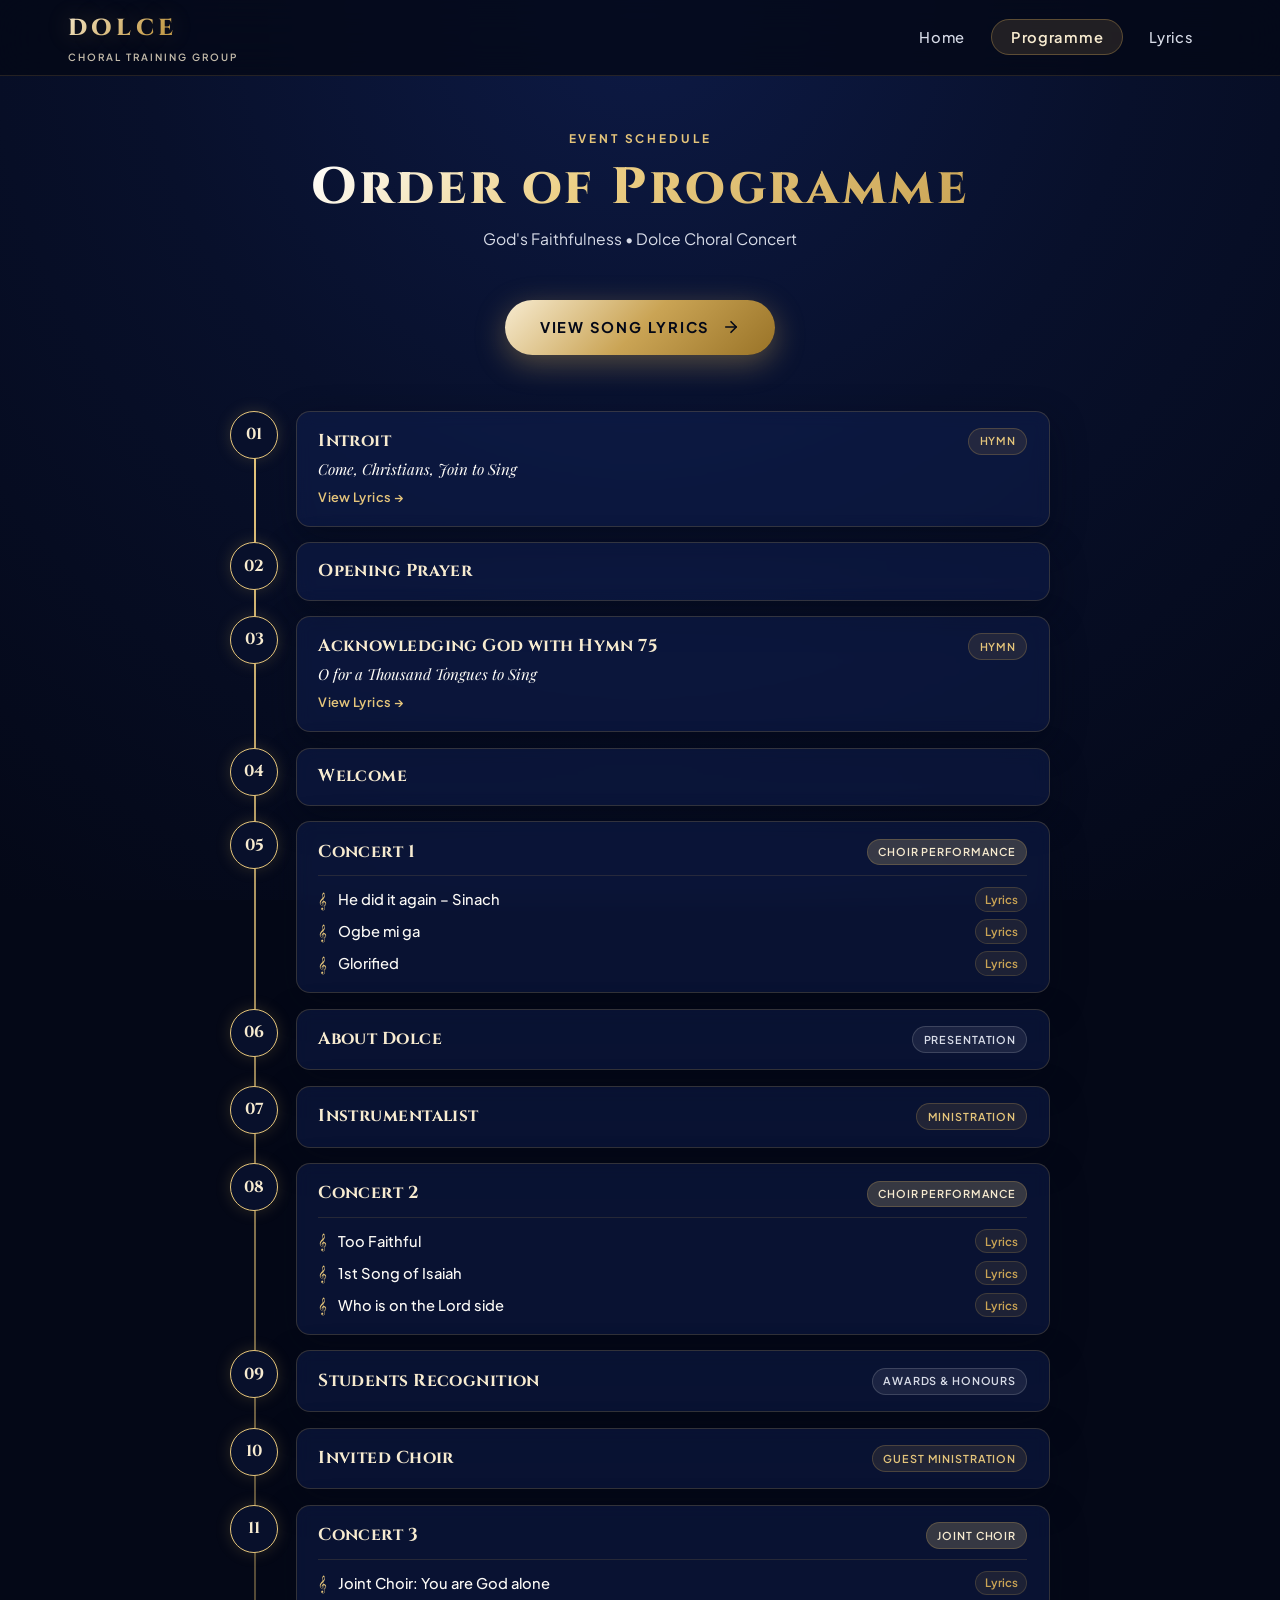
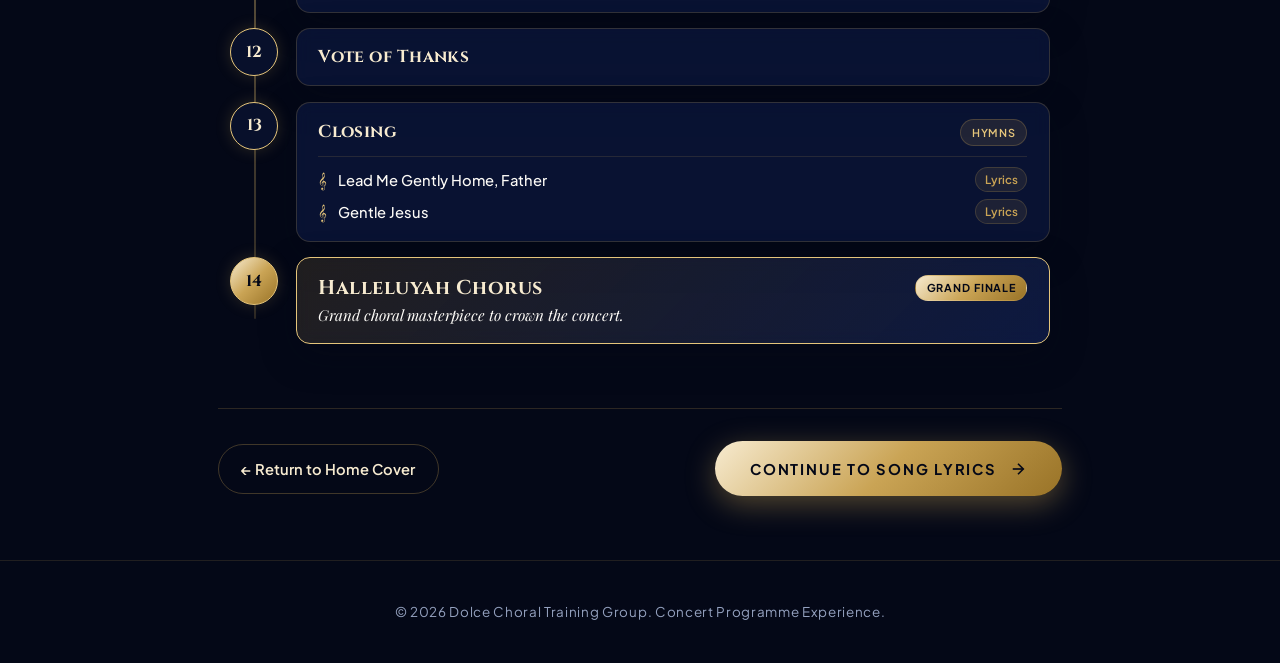
<file: programme.html>
<!DOCTYPE html>
<html lang="en">
<head>
    <meta charset="UTF-8">
    <meta name="viewport" content="width=device-width, initial-scale=1.0">
    <title>Order of Programme – DOLCE Choral Concert</title>
    <link rel="preconnect" href="https://fonts.googleapis.com">
    <link rel="preconnect" href="https://fonts.gstatic.com" crossorigin>
    <link href="https://fonts.googleapis.com/css2?family=Cinzel:wght@500;600;700;800;900&family=Plus+Jakarta+Sans:ital,wght@0,300;0,400;0,500;0,600;0,700;1,400&family=Playfair+Display:ital,wght@0,600;1,400&display=swap" rel="stylesheet">
    <link rel="stylesheet" href="styles.css">
</head>
<body class="page-programme-body">

    <!-- GLOBAL PREMIUM NAVIGATION -->
    <header class="site-header">
        <div class="nav-container">
            <a href="index.html" class="brand-logo">
                <span class="brand-initials">DOLCE</span>
                <span class="brand-tag">CHORAL TRAINING GROUP</span>
            </a>

            <nav class="primary-nav" id="primaryNav">
                <ul class="nav-links">
                    <li><a href="index.html" class="nav-item">Home</a></li>
                    <li><a href="programme.html" class="nav-item active">Programme</a></li>
                    <li><a href="lyrics.html" class="nav-item">Lyrics</a></li>
                </ul>
            </nav>

            <button class="nav-toggle-btn" id="navToggle" aria-label="Toggle Navigation">
                <span></span>
                <span></span>
                <span></span>
            </button>
        </div>
    </header>

    <main class="content-container">
        <!-- Top Section Header & Primary Action Callout -->
        <div class="programme-top-bar">
            <div class="section-title-wrap">
                <span class="eyebrow-accent">EVENT SCHEDULE</span>
                <h1 class="page-main-title">Order of Programme</h1>
                <p class="section-lead-text">God's Faithfulness &bull; Dolce Choral Concert</p>
            </div>

            <!-- PROMINENT BUTTON: VIEW SONG LYRICS -->
            <div class="lyrics-cta-container">
                <a href="lyrics.html" class="btn-primary-lyrics">
                    <span>VIEW SONG LYRICS</span>
                    <svg width="18" height="18" viewBox="0 0 24 24" fill="none" stroke="currentColor" stroke-width="2.2" stroke-linecap="round" stroke-linejoin="round">
                        <line x1="5" y1="12" x2="19" y2="12"></line>
                        <polyline points="12 5 19 12 12 19"></polyline>
                    </svg>
                </a>
            </div>
        </div>

        <!-- PROGRAMME SCHEDULE LIST (EXACT 14 ITEMS IN CONFIRMED SEQUENCE) -->
        <section class="schedule-stream" aria-label="Concert Activities">
            
            <!-- 01 -->
            <div class="schedule-node">
                <div class="node-sequence">01</div>
                <div class="node-content">
                    <div class="node-header">
                        <h2 class="node-title">Introit</h2>
                        <span class="node-badge">Hymn</span>
                    </div>
                    <p class="node-subtitle">Come, Christians, Join to Sing</p>
                    <a href="lyrics.html#song-come-christians" class="node-lyric-link">View Lyrics &rarr;</a>
                </div>
            </div>

            <!-- 02 -->
            <div class="schedule-node">
                <div class="node-sequence">02</div>
                <div class="node-content">
                    <div class="node-header">
                        <h2 class="node-title">Opening Prayer</h2>
                    </div>
                </div>
            </div>

            <!-- 03 -->
            <div class="schedule-node">
                <div class="node-sequence">03</div>
                <div class="node-content">
                    <div class="node-header">
                        <h2 class="node-title">Acknowledging God with Hymn 75</h2>
                        <span class="node-badge">Hymn</span>
                    </div>
                    <p class="node-subtitle">O for a Thousand Tongues to Sing</p>
                    <a href="lyrics.html#song-thousand-tongues" class="node-lyric-link">View Lyrics &rarr;</a>
                </div>
            </div>

            <!-- 04 -->
            <div class="schedule-node">
                <div class="node-sequence">04</div>
                <div class="node-content">
                    <div class="node-header">
                        <h2 class="node-title">Welcome</h2>
                    </div>
                </div>
            </div>

            <!-- 05 -->
            <div class="schedule-node special-group">
                <div class="node-sequence">05</div>
                <div class="node-content">
                    <div class="node-header">
                        <h2 class="node-title">Concert 1</h2>
                        <span class="node-badge concert-badge">Choir Performance</span>
                    </div>
                    <ul class="sub-repertoire-list">
                        <li>
                            <span class="music-bullet">𝄞</span>
                            <span class="piece-title">He did it again &ndash; Sinach</span>
                            <a href="lyrics.html#song-he-did-it-again" class="mini-lyric-tag">Lyrics</a>
                        </li>
                        <li>
                            <span class="music-bullet">𝄞</span>
                            <span class="piece-title">Ogbe mi ga</span>
                            <a href="lyrics.html#song-ogbe-mi-ga" class="mini-lyric-tag">Lyrics</a>
                        </li>
                        <li>
                            <span class="music-bullet">𝄞</span>
                            <span class="piece-title">Glorified</span>
                            <a href="lyrics.html#song-glorified" class="mini-lyric-tag">Lyrics</a>
                        </li>
                    </ul>
                </div>
            </div>

            <!-- 06 -->
            <div class="schedule-node">
                <div class="node-sequence">06</div>
                <div class="node-content">
                    <div class="node-header">
                        <h2 class="node-title">About Dolce</h2>
                        <span class="node-badge light-badge">Presentation</span>
                    </div>
                </div>
            </div>

            <!-- 07 -->
            <div class="schedule-node">
                <div class="node-sequence">07</div>
                <div class="node-content">
                    <div class="node-header">
                        <h2 class="node-title">Instrumentalist</h2>
                        <span class="node-badge">Ministration</span>
                    </div>
                </div>
            </div>

            <!-- 08 -->
            <div class="schedule-node special-group">
                <div class="node-sequence">08</div>
                <div class="node-content">
                    <div class="node-header">
                        <h2 class="node-title">Concert 2</h2>
                        <span class="node-badge concert-badge">Choir Performance</span>
                    </div>
                    <ul class="sub-repertoire-list">
                        <li>
                            <span class="music-bullet">𝄞</span>
                            <span class="piece-title">Too Faithful</span>
                            <a href="lyrics.html#song-too-faithful" class="mini-lyric-tag">Lyrics</a>
                        </li>
                        <li>
                            <span class="music-bullet">𝄞</span>
                            <span class="piece-title">1st Song of Isaiah</span>
                            <a href="lyrics.html#song-1st-song-of-isaiah" class="mini-lyric-tag">Lyrics</a>
                        </li>
                        <li>
                            <span class="music-bullet">𝄞</span>
                            <span class="piece-title">Who is on the Lord side</span>
                            <a href="lyrics.html#song-who-is-on-the-lords-side" class="mini-lyric-tag">Lyrics</a>
                        </li>
                    </ul>
                </div>
            </div>

            <!-- 09 -->
            <div class="schedule-node">
                <div class="node-sequence">09</div>
                <div class="node-content">
                    <div class="node-header">
                        <h2 class="node-title">Students Recognition</h2>
                        <span class="node-badge light-badge">Awards &amp; Honours</span>
                    </div>
                </div>
            </div>

            <!-- 10 -->
            <div class="schedule-node">
                <div class="node-sequence">10</div>
                <div class="node-content">
                    <div class="node-header">
                        <h2 class="node-title">Invited Choir</h2>
                        <span class="node-badge">Guest Ministration</span>
                    </div>
                </div>
            </div>

            <!-- 11 -->
            <div class="schedule-node special-group">
                <div class="node-sequence">11</div>
                <div class="node-content">
                    <div class="node-header">
                        <h2 class="node-title">Concert 3</h2>
                        <span class="node-badge concert-badge">Joint Choir</span>
                    </div>
                    <ul class="sub-repertoire-list">
                        <li>
                            <span class="music-bullet">𝄞</span>
                            <span class="piece-title">Joint Choir: You are God alone</span>
                            <a href="lyrics.html#song-you-are-god-alone" class="mini-lyric-tag">Lyrics</a>
                        </li>
                    </ul>
                </div>
            </div>

            <!-- 12 -->
            <div class="schedule-node">
                <div class="node-sequence">12</div>
                <div class="node-content">
                    <div class="node-header">
                        <h2 class="node-title">Vote of Thanks</h2>
                    </div>
                </div>
            </div>

            <!-- 13 -->
            <div class="schedule-node special-group">
                <div class="node-sequence">13</div>
                <div class="node-content">
                    <div class="node-header">
                        <h2 class="node-title">Closing</h2>
                        <span class="node-badge">Hymns</span>
                    </div>
                    <ul class="sub-repertoire-list">
                        <li>
                            <span class="music-bullet">𝄞</span>
                            <span class="piece-title">Lead Me Gently Home, Father</span>
                            <a href="lyrics.html#song-lead-me-gently-home" class="mini-lyric-tag">Lyrics</a>
                        </li>
                        <li>
                            <span class="music-bullet">𝄞</span>
                            <span class="piece-title">Gentle Jesus</span>
                            <a href="lyrics.html#song-gentle-jesus" class="mini-lyric-tag">Lyrics</a>
                        </li>
                    </ul>
                </div>
            </div>

            <!-- 14 -->
            <div class="schedule-node finale-node">
                <div class="node-sequence finale-seq">14</div>
                <div class="node-content">
                    <div class="node-header">
                        <h2 class="node-title finale-title">Halleluyah Chorus</h2>
                        <span class="node-badge gold-highlight-badge">Grand Finale</span>
                    </div>
                    <p class="node-subtitle">Grand choral masterpiece to crown the concert.</p>
                </div>
            </div>

        </section>

        <!-- Bottom Page Transition Action -->
        <div class="bottom-page-nav">
            <a href="index.html" class="btn-subtle-nav">&larr; Return to Home Cover</a>
            <a href="lyrics.html" class="btn-primary-lyrics">
                <span>Continue to Song Lyrics</span>
                <svg width="18" height="18" viewBox="0 0 24 24" fill="none" stroke="currentColor" stroke-width="2.2">
                    <line x1="5" y1="12" x2="19" y2="12"></line>
                    <polyline points="12 5 19 12 12 19"></polyline>
                </svg>
            </a>
        </div>
    </main>

    <footer class="site-footer">
        <p>&copy; 2026 Dolce Choral Training Group. Concert Programme Experience.</p>
    </footer>

    <script src="script.js"></script>
</body>
</html>
</file>
<file: styles.css>
/* ===================================================================
   DOLCE CHORAL TRAINING GROUP – CONCERT WEBSITE
   High-End Concert Platform Architecture & Design System
   =================================================================== */

/* ── DESIGN SYSTEM TOKENS ── */
:root {
    /* Royal Blue Palette */
    --royal-navy:       #040817;
    --royal-deep:       #08102b;
    --royal-main:       #0d1a45;
    --royal-mid:        #13245c;
    --royal-elevated:   #192e73;
    
    /* Refined Metallic Gold Accents */
    --gold-pure:        #caa455;
    --gold-bright:      #e5c57b;
    --gold-glow:        #edd087;
    --gold-pale:        #f7ebd0;
    --gold-dark:        #997327;
    --gold-gradient:    linear-gradient(135deg, #f7ebd0 0%, #caa455 50%, #997327 100%);
    --gold-gradient-glow: linear-gradient(135deg, #ffffff 0%, #edd087 40%, #caa455 100%);

    /* Readability & Text */
    --ivory-white:      #fdfbf7;
    --ivory-muted:      #d8dce8;
    --text-dim:         #94a1bf;

    /* Glass & Borders */
    --glass-surface:    rgba(13, 26, 69, 0.55);
    --glass-card:       rgba(19, 36, 92, 0.4);
    --glass-border:     rgba(202, 164, 85, 0.22);
    --glass-border-hot: rgba(237, 208, 135, 0.55);
    --glass-glow-box:   0 12px 35px rgba(4, 8, 23, 0.45);

    /* Typography */
    --font-heading:     'Cinzel', Georgia, 'Times New Roman', serif;
    --font-body:        'Plus Jakarta Sans', system-ui, -apple-system, sans-serif;
    --font-editorial:   'Playfair Display', Georgia, serif;

    /* Sizing & Animation */
    --nav-height:       76px;
    --radius-pill:      999px;
    --radius-card:      18px;
    --radius-sm:        10px;
    --ease-smooth:      cubic-bezier(0.16, 1, 0.3, 1);
}

/* ── BASE RESET ── */
*, *::before, *::after {
    margin: 0;
    padding: 0;
    box-sizing: border-box;
}

html {
    scroll-behavior: smooth;
    background-color: var(--royal-navy);
}

body {
    font-family: var(--font-body);
    background: radial-gradient(circle at 50% 0%, var(--royal-main) 0%, var(--royal-deep) 45%, var(--royal-navy) 100%);
    background-attachment: fixed;
    color: var(--ivory-white);
    line-height: 1.65;
    min-height: 100vh;
    display: flex;
    flex-direction: column;
    overflow-x: hidden;
    -webkit-font-smoothing: antialiased;
}

a {
    color: inherit;
    text-decoration: none;
    transition: all 0.25s var(--ease-smooth);
}

/* ===================================================================
   NAVIGATION BAR (GLOBAL)
   =================================================================== */
.site-header {
    position: fixed;
    top: 0;
    left: 0;
    width: 100%;
    height: var(--nav-height);
    background: rgba(4, 8, 23, 0.78);
    backdrop-filter: blur(20px);
    -webkit-backdrop-filter: blur(20px);
    border-bottom: 1px solid rgba(202, 164, 85, 0.16);
    z-index: 1000;
    transition: background 0.3s ease, border-color 0.3s ease, box-shadow 0.3s ease;
}

.site-header.scrolled {
    background: rgba(4, 8, 23, 0.94);
    box-shadow: 0 10px 30px rgba(0, 0, 0, 0.5);
    border-bottom-color: rgba(202, 164, 85, 0.28);
}

.nav-container {
    max-width: 1200px;
    height: 100%;
    margin: 0 auto;
    padding: 0 1.75rem;
    display: flex;
    align-items: center;
    justify-content: space-between;
}

/* Brand */
.brand-logo {
    display: flex;
    flex-direction: column;
    gap: 0.1rem;
    user-select: none;
}

.brand-initials {
    font-family: var(--font-heading);
    font-size: 1.45rem;
    font-weight: 800;
    letter-spacing: 0.18em;
    background: var(--gold-gradient);
    -webkit-background-clip: text;
    -webkit-text-fill-color: transparent;
    text-shadow: 0 0 25px rgba(202, 164, 85, 0.3);
}

.brand-tag {
    font-family: var(--font-body);
    font-size: 0.62rem;
    font-weight: 600;
    letter-spacing: 0.2em;
    color: var(--gold-pale);
    opacity: 0.8;
}

/* Links */
.primary-nav {
    display: flex;
    align-items: center;
    gap: 1.8rem;
}

.nav-links {
    list-style: none;
    display: flex;
    align-items: center;
    gap: 0.5rem;
}

.nav-item {
    font-size: 0.92rem;
    font-weight: 500;
    letter-spacing: 0.05em;
    padding: 0.5rem 1.15rem;
    border-radius: var(--radius-pill);
    color: var(--ivory-muted);
    position: relative;
}

.nav-item:hover {
    color: var(--gold-glow);
    background: rgba(202, 164, 85, 0.08);
}

.nav-item.active {
    color: var(--gold-pale);
    background: rgba(202, 164, 85, 0.14);
    border: 1px solid rgba(202, 164, 85, 0.35);
    font-weight: 600;
}



/* Mobile Toggle */
.nav-toggle-btn {
    display: none;
    flex-direction: column;
    justify-content: center;
    gap: 5px;
    background: none;
    border: none;
    cursor: pointer;
    padding: 6px;
    z-index: 1010;
}

.nav-toggle-btn span {
    display: block;
    width: 24px;
    height: 2px;
    background: var(--gold-bright);
    border-radius: 2px;
    transition: transform 0.3s ease, opacity 0.25s ease;
}

.nav-toggle-btn.open span:nth-child(1) { transform: translateY(7px) rotate(45deg); }
.nav-toggle-btn.open span:nth-child(2) { opacity: 0; }
.nav-toggle-btn.open span:nth-child(3) { transform: translateY(-7px) rotate(-45deg); }


/* ===================================================================
   PAGE 1: HERO / LANDING PAGE
   =================================================================== */
.hero-landing {
    position: relative;
    min-height: 100vh;
    padding-top: var(--nav-height);
    display: flex;
    flex-direction: column;
    justify-content: center;
    align-items: center;
    overflow: hidden;
}

/* Backdrop layers */
.hero-backdrop {
    position: absolute;
    inset: 0;
    pointer-events: none;
    overflow: hidden;
}

.radial-glow {
    position: absolute;
    border-radius: 50%;
    filter: blur(100px);
}

.glow-top {
    width: 600px;
    height: 600px;
    top: -150px;
    left: 50%;
    transform: translateX(-50%);
    background: radial-gradient(circle, rgba(202, 164, 85, 0.12) 0%, rgba(13, 26, 69, 0) 70%);
}

.glow-bottom {
    width: 800px;
    height: 500px;
    bottom: -100px;
    left: 50%;
    transform: translateX(-50%);
    background: radial-gradient(circle, rgba(25, 46, 115, 0.4) 0%, rgba(4, 8, 23, 0) 70%);
}

.subtle-wave-lines {
    position: absolute;
    inset: 0;
    width: 100%;
    height: 100%;
    opacity: 0.6;
}

.floating-clef {
    position: absolute;
    right: 8%;
    bottom: 12%;
    font-size: 15rem;
    color: var(--gold-pure);
    opacity: 0.04;
    user-select: none;
    line-height: 1;
    pointer-events: none;
    filter: blur(1px);
}

/* Content Container */
.hero-content-wrapper {
    position: relative;
    z-index: 10;
    max-width: 900px;
    margin: 0 auto;
    padding: 3.5rem 1.75rem 2.5rem;
    display: flex;
    flex-direction: column;
    align-items: center;
    text-align: center;
}

.presenter-tag {
    display: inline-flex;
    align-items: center;
    gap: 0.8rem;
    font-size: 0.78rem;
    font-weight: 700;
    letter-spacing: 0.24em;
    color: var(--gold-bright);
    margin-bottom: 0.8rem;
}

.gold-pip {
    width: 6px;
    height: 6px;
    border-radius: 50%;
    background: var(--gold-bright);
    box-shadow: 0 0 10px var(--gold-bright);
}

.concert-brand-title {
    font-family: var(--font-heading);
    font-size: clamp(3.8rem, 11vw, 6.8rem);
    font-weight: 900;
    letter-spacing: 0.14em;
    line-height: 0.95;
    background: var(--gold-gradient-glow);
    -webkit-background-clip: text;
    -webkit-text-fill-color: transparent;
    filter: drop-shadow(0 6px 20px rgba(4, 8, 23, 0.8));
    margin-bottom: 1.5rem;
}

/* Theme Presentation Card */
.theme-card-presentation {
    background: var(--glass-surface);
    border: 1px solid var(--glass-border);
    border-radius: var(--radius-card);
    padding: 2.2rem 3rem;
    max-width: 720px;
    width: 100%;
    margin-bottom: 2.5rem;
    box-shadow: var(--glass-glow-box), inset 0 1px 0 rgba(237, 208, 135, 0.2);
    backdrop-filter: blur(12px);
    -webkit-backdrop-filter: blur(12px);
}

.theme-eyebrow {
    display: block;
    font-size: 0.74rem;
    font-weight: 700;
    letter-spacing: 0.26em;
    color: var(--gold-bright);
    opacity: 0.85;
    margin-bottom: 0.8rem;
}

.concert-theme-text {
    font-family: var(--font-heading);
    font-weight: 800;
    line-height: 1.15;
    display: flex;
    flex-direction: column;
    gap: 0.1rem;
    margin-bottom: 1.4rem;
}

.theme-line-1 {
    font-size: clamp(1.6rem, 5vw, 2.5rem);
    letter-spacing: 0.1em;
    color: var(--ivory-white);
}

.theme-line-2 {
    font-size: clamp(2.3rem, 7.5vw, 3.8rem);
    letter-spacing: 0.08em;
    background: var(--gold-gradient-glow);
    -webkit-background-clip: text;
    -webkit-text-fill-color: transparent;
    filter: drop-shadow(0 4px 15px rgba(202, 164, 85, 0.4));
}

.memory-verse-pill {
    display: inline-flex;
    align-items: center;
    gap: 0.75rem;
    padding: 0.5rem 1.4rem;
    background: rgba(202, 164, 85, 0.1);
    border: 1px solid rgba(202, 164, 85, 0.32);
    border-radius: var(--radius-pill);
}

.verse-label {
    font-family: var(--font-editorial);
    font-style: italic;
    font-size: 0.95rem;
    color: var(--gold-bright);
}

.verse-reference {
    font-family: var(--font-heading);
    font-size: 0.9rem;
    font-weight: 700;
    letter-spacing: 0.08em;
    color: var(--gold-pale);
}

/* Event Details Grid */
.event-spec-grid {
    display: grid;
    grid-template-columns: repeat(3, 1fr);
    gap: 1.25rem;
    width: 100%;
    margin-bottom: 3rem;
}

.spec-card {
    background: var(--glass-card);
    border: 1px solid var(--glass-border);
    border-radius: var(--radius-card);
    padding: 1.4rem 1.2rem;
    display: flex;
    align-items: center;
    gap: 1rem;
    text-align: left;
    transition: transform 0.25s var(--ease-smooth), border-color 0.25s var(--ease-smooth);
}

.spec-card:hover {
    transform: translateY(-3px);
    border-color: var(--glass-border-hot);
    background: rgba(25, 46, 115, 0.45);
}

.spec-icon-box {
    width: 48px;
    height: 48px;
    border-radius: 12px;
    background: rgba(202, 164, 85, 0.12);
    border: 1px solid rgba(202, 164, 85, 0.25);
    display: flex;
    align-items: center;
    justify-content: center;
    color: var(--gold-bright);
    flex-shrink: 0;
}

.spec-meta {
    display: flex;
    flex-direction: column;
    gap: 0.15rem;
}

.spec-label {
    font-size: 0.68rem;
    font-weight: 700;
    letter-spacing: 0.2em;
    color: var(--gold-pure);
}

.spec-value {
    font-size: 0.92rem;
    font-weight: 600;
    color: var(--ivory-white);
    line-height: 1.35;
}

/* CIRCULAR DOWN-ARROW NAVIGATION BUTTON */
.hero-action-anchor {
    margin-top: 0.5rem;
}

.circle-explore-btn {
    display: flex;
    flex-direction: column;
    align-items: center;
    gap: 0.8rem;
    position: relative;
    cursor: pointer;
    text-decoration: none;
}

.btn-outer-ring {
    position: absolute;
    width: 68px;
    height: 68px;
    border-radius: 50%;
    border: 1.5px dashed var(--gold-bright);
    animation: rotateRing 14s linear infinite;
    opacity: 0.5;
}

@keyframes rotateRing {
    100% { transform: rotate(360deg); }
}

.btn-inner-core {
    width: 58px;
    height: 58px;
    border-radius: 50%;
    background: var(--gold-gradient);
    color: var(--royal-navy);
    display: flex;
    align-items: center;
    justify-content: center;
    box-shadow: 0 0 25px rgba(202, 164, 85, 0.45);
    transition: transform 0.3s var(--ease-smooth), box-shadow 0.3s var(--ease-smooth);
    animation: bounceSlow 2.5s ease-in-out infinite;
    z-index: 2;
}

@keyframes bounceSlow {
    0%, 100% { transform: translateY(0); }
    50% { transform: translateY(6px); }
}

.circle-explore-btn:hover .btn-inner-core {
    transform: scale(1.12);
    box-shadow: 0 0 35px rgba(202, 164, 85, 0.7);
}

.circle-explore-btn:hover .btn-outer-ring {
    opacity: 0.9;
    border-color: var(--gold-pale);
}

.btn-hover-label {
    font-size: 0.82rem;
    font-weight: 600;
    letter-spacing: 0.12em;
    text-transform: uppercase;
    color: var(--gold-pale);
    transition: color 0.25s ease;
}

.circle-explore-btn:hover .btn-hover-label {
    color: var(--ivory-white);
}

/* ===================================================================
   SHARED CONTENT PAGES (PAGE 2 & PAGE 3)
   =================================================================== */
.content-container {
    max-width: 900px;
    margin: 0 auto;
    padding: calc(var(--nav-height) + 3rem) 1.75rem 4rem;
    flex: 1;
    width: 100%;
}

.section-title-wrap {
    text-align: center;
    margin-bottom: 2rem;
}

.eyebrow-accent {
    display: inline-block;
    font-size: 0.74rem;
    font-weight: 700;
    letter-spacing: 0.24em;
    color: var(--gold-bright);
    margin-bottom: 0.5rem;
}

.page-main-title {
    font-family: var(--font-heading);
    font-size: clamp(2.2rem, 5.5vw, 3.2rem);
    font-weight: 800;
    letter-spacing: 0.06em;
    background: var(--gold-gradient-glow);
    -webkit-background-clip: text;
    -webkit-text-fill-color: transparent;
    line-height: 1.2;
    margin-bottom: 0.5rem;
}

.section-lead-text {
    font-size: 0.98rem;
    color: var(--ivory-muted);
}

/* Programme Top Bar with VIEW SONG LYRICS Button */
.programme-top-bar {
    display: flex;
    flex-direction: column;
    align-items: center;
    margin-bottom: 3.5rem;
}

.lyrics-cta-container {
    margin-top: 1rem;
}

.btn-primary-lyrics {
    display: inline-flex;
    align-items: center;
    gap: 0.75rem;
    padding: 0.95rem 2.2rem;
    background: var(--gold-gradient);
    color: var(--royal-navy);
    font-family: var(--font-body);
    font-size: 0.92rem;
    font-weight: 700;
    letter-spacing: 0.12em;
    text-transform: uppercase;
    border-radius: var(--radius-pill);
    box-shadow: 0 8px 30px rgba(202, 164, 85, 0.4);
    transition: transform 0.25s var(--ease-smooth), box-shadow 0.25s var(--ease-smooth);
}

.btn-primary-lyrics:hover {
    transform: translateY(-3px);
    box-shadow: 0 12px 36px rgba(202, 164, 85, 0.6);
}

/* ===================================================================
   PAGE 2: ORDER OF PROGRAMME STREAM
   =================================================================== */
.schedule-stream {
    display: flex;
    flex-direction: column;
    gap: 0.95rem;
    position: relative;
    max-width: 820px;
    margin: 0 auto;
}

/* Central vertical golden timeline thread */
.schedule-stream::before {
    content: '';
    position: absolute;
    top: 25px;
    bottom: 25px;
    left: 24px;
    width: 2px;
    background: linear-gradient(180deg, var(--gold-bright) 0%, rgba(202, 164, 85, 0.2) 100%);
    border-radius: 2px;
}

.schedule-node {
    display: flex;
    align-items: flex-start;
    gap: 1.1rem;
    position: relative;
}

.node-sequence {
    width: 48px;
    height: 48px;
    border-radius: 50%;
    background: var(--royal-deep);
    border: 1.5px solid var(--gold-bright);
    color: var(--gold-pale);
    font-family: var(--font-heading);
    font-size: 1rem;
    font-weight: 700;
    display: flex;
    align-items: center;
    justify-content: center;
    flex-shrink: 0;
    box-shadow: 0 0 16px rgba(202, 164, 85, 0.2);
    z-index: 2;
    transition: all 0.25s ease;
}

.schedule-node:hover .node-sequence {
    background: var(--gold-gradient);
    color: var(--royal-navy);
    transform: scale(1.05);
}

.node-content {
    flex: 1;
    background: var(--glass-card);
    border: 1px solid var(--glass-border);
    border-radius: 14px;
    padding: 1.05rem 1.35rem;
    box-shadow: var(--glass-glow-box);
    backdrop-filter: blur(8px);
    -webkit-backdrop-filter: blur(8px);
    transition: all 0.25s var(--ease-smooth);
}

.schedule-node:hover .node-content {
    border-color: var(--glass-border-hot);
    background: rgba(25, 46, 115, 0.45);
    transform: translateX(3px);
}

.node-header {
    display: flex;
    align-items: center;
    justify-content: space-between;
    gap: 0.8rem;
    flex-wrap: wrap;
}

.node-title {
    font-family: var(--font-heading);
    font-size: 1.08rem;
    font-weight: 700;
    color: var(--gold-pale);
    letter-spacing: 0.025em;
    line-height: 1.3;
}

.node-badge {
    font-size: 0.68rem;
    font-weight: 600;
    letter-spacing: 0.08em;
    text-transform: uppercase;
    padding: 0.2rem 0.65rem;
    border-radius: var(--radius-pill);
    background: rgba(202, 164, 85, 0.12);
    border: 1px solid rgba(202, 164, 85, 0.25);
    color: var(--gold-bright);
    white-space: nowrap;
}

.concert-badge {
    background: rgba(237, 208, 135, 0.2);
    color: var(--gold-pale);
}

.light-badge {
    background: rgba(255, 255, 255, 0.08);
    color: var(--ivory-muted);
    border-color: rgba(255, 255, 255, 0.15);
}

.node-subtitle {
    font-family: var(--font-editorial);
    font-style: italic;
    font-size: 0.95rem;
    color: var(--ivory-white);
    margin-top: 0.25rem;
    line-height: 1.4;
}

.node-lyric-link {
    display: inline-block;
    font-size: 0.8rem;
    font-weight: 600;
    color: var(--gold-bright);
    margin-top: 0.45rem;
    letter-spacing: 0.03em;
}

.node-lyric-link:hover {
    color: var(--ivory-white);
    text-decoration: underline;
}

/* Sub-repertoire items inside Concert blocks */
.sub-repertoire-list {
    list-style: none;
    margin-top: 0.65rem;
    display: flex;
    flex-direction: column;
    gap: 0.45rem;
    padding-top: 0.65rem;
    border-top: 1px solid rgba(202, 164, 85, 0.15);
}

.sub-repertoire-list li {
    display: flex;
    align-items: center;
    gap: 0.65rem;
    flex-wrap: wrap;
}

.music-bullet {
    color: var(--gold-bright);
    font-size: 0.95rem;
    line-height: 1;
}

.piece-title {
    font-size: 0.92rem;
    font-weight: 500;
    color: var(--ivory-white);
    flex: 1;
    min-width: 180px;
}

.mini-lyric-tag {
    font-size: 0.72rem;
    font-weight: 600;
    color: var(--gold-pure);
    padding: 0.12rem 0.55rem;
    border-radius: var(--radius-pill);
    background: rgba(202, 164, 85, 0.1);
    border: 1px solid rgba(202, 164, 85, 0.2);
}

.mini-lyric-tag:hover {
    background: var(--gold-bright);
    color: var(--royal-navy);
}

/* 14 Finale Node Styling */
.finale-node .node-content {
    background: linear-gradient(135deg, rgba(202, 164, 85, 0.15) 0%, rgba(19, 36, 92, 0.6) 100%);
    border-color: var(--gold-bright);
}

.finale-seq {
    background: var(--gold-gradient);
    color: var(--royal-navy);
}

.finale-title {
    font-size: 1.25rem;
    color: var(--gold-pale);
}

.gold-highlight-badge {
    background: var(--gold-gradient);
    color: var(--royal-navy);
    font-weight: 700;
}

/* Bottom Navigation Actions */
.bottom-page-nav {
    display: flex;
    align-items: center;
    justify-content: space-between;
    gap: 1.5rem;
    margin-top: 4rem;
    padding-top: 2rem;
    border-top: 1px solid rgba(202, 164, 85, 0.2);
    flex-wrap: wrap;
}

.btn-subtle-nav {
    font-size: 0.92rem;
    font-weight: 600;
    color: var(--gold-pale);
    padding: 0.75rem 1.4rem;
    border-radius: var(--radius-pill);
    border: 1px solid rgba(202, 164, 85, 0.3);
}

.btn-subtle-nav:hover {
    background: rgba(202, 164, 85, 0.12);
    border-color: var(--gold-bright);
}


/* ===================================================================
   PAGE 3: SONG LYRICS
   =================================================================== */
.lyrics-header-wrap {
    margin-bottom: 3.5rem;
}

.lyrics-quick-jump {
    display: flex;
    align-items: center;
    justify-content: center;
    gap: 0.8rem;
    flex-wrap: wrap;
    background: var(--glass-card);
    border: 1px solid var(--glass-border);
    border-radius: var(--radius-pill);
    padding: 0.6rem 1.4rem;
    max-width: 820px;
    margin: 1.5rem auto 0;
}

.jump-title {
    font-size: 0.75rem;
    font-weight: 700;
    letter-spacing: 0.14em;
    color: var(--gold-bright);
    text-transform: uppercase;
}

.jump-pills {
    display: flex;
    align-items: center;
    gap: 0.4rem;
    flex-wrap: wrap;
}

.jump-link {
    font-size: 0.8rem;
    font-weight: 500;
    color: var(--ivory-muted);
    padding: 0.3rem 0.75rem;
    border-radius: var(--radius-pill);
    transition: all 0.2s ease;
}

.jump-link:hover {
    background: rgba(202, 164, 85, 0.2);
    color: var(--gold-pale);
}

/* Lyric Blocks */
.programme-lyric-block {
    margin-bottom: 4rem;
    scroll-margin-top: calc(var(--nav-height) + 2rem);
}

.block-badge-header {
    display: flex;
    align-items: center;
    gap: 1rem;
    margin-bottom: 1.5rem;
    padding-bottom: 0.75rem;
    border-bottom: 1px solid rgba(202, 164, 85, 0.2);
}

.programme-step-pill {
    font-size: 0.72rem;
    font-weight: 700;
    letter-spacing: 0.18em;
    color: var(--royal-navy);
    background: var(--gold-gradient);
    padding: 0.3rem 0.9rem;
    border-radius: var(--radius-pill);
}

.block-section-heading {
    font-family: var(--font-heading);
    font-size: 1.5rem;
    font-weight: 700;
    letter-spacing: 0.05em;
    color: var(--gold-pale);
}

/* Lyric Cards */
.lyric-card {
    background: var(--glass-surface);
    border: 1px solid var(--glass-border);
    border-radius: var(--radius-card);
    padding: 2.2rem 2.6rem;
    margin-bottom: 1.75rem;
    box-shadow: var(--glass-glow-box);
    backdrop-filter: blur(10px);
    -webkit-backdrop-filter: blur(10px);
    transition: border-color 0.25s ease;
}

.lyric-card:hover {
    border-color: var(--glass-border-hot);
}

.lyric-card-header {
    margin-bottom: 1.6rem;
    padding-bottom: 1rem;
    border-bottom: 1px solid rgba(202, 164, 85, 0.16);
}

.music-genre-label {
    display: block;
    font-size: 0.68rem;
    font-weight: 700;
    letter-spacing: 0.22em;
    color: var(--gold-bright);
    margin-bottom: 0.35rem;
}

.song-card-title {
    font-family: var(--font-heading);
    font-size: 1.45rem;
    font-weight: 700;
    color: var(--gold-pale);
    letter-spacing: 0.04em;
}

.lyric-card-body {
    display: flex;
    flex-direction: column;
    gap: 1.5rem;
}

.lyric-stanza {
    font-size: 1.06rem;
    line-height: 1.85;
    color: var(--ivory-white);
}

.lyric-stanza p {
    margin-bottom: 0.2rem;
}

/* Section Tag Pills & Musical Direction Badges */
.section-tag-pill {
    display: inline-block;
    font-size: 0.7rem;
    font-weight: 700;
    letter-spacing: 0.15em;
    text-transform: uppercase;
    color: var(--gold-pale);
    background: rgba(202, 164, 85, 0.15);
    border: 1px solid rgba(202, 164, 85, 0.28);
    padding: 0.2rem 0.65rem;
    border-radius: 6px;
    margin-bottom: 0.5rem;
}

.note-part {
    font-style: italic;
    color: var(--gold-glow);
    font-weight: 500;
    font-size: 0.95rem;
    margin: 0.3rem 0;
}

/* Call & Response Dialog Block */
.dialogue-block {
    background: rgba(202, 164, 85, 0.05);
    border: 1px solid rgba(202, 164, 85, 0.15);
    border-radius: var(--radius-sm);
    padding: 1.2rem 1.4rem;
}

.call-lead {
    color: var(--gold-glow);
    font-weight: 700;
    letter-spacing: 0.06em;
}

.resp-lead {
    color: var(--gold-pale);
    font-weight: 600;
    letter-spacing: 0.04em;
}

/* Stanza Chorus Distinction */
.chorus-stanza {
    padding-left: 1.8rem;
    border-left: 3px solid var(--gold-bright);
    position: relative;
    background: rgba(202, 164, 85, 0.04);
    border-radius: 0 8px 8px 0;
    padding-top: 0.8rem;
    padding-bottom: 0.8rem;
}

.chorus-badge {
    display: inline-block;
    font-size: 0.68rem;
    font-weight: 700;
    letter-spacing: 0.16em;
    color: var(--gold-bright);
    margin-bottom: 0.4rem;
}

/* Placeholder for songs to be supplied */
.lyrics-placeholder-box {
    text-align: center;
    padding: 2.5rem 1.5rem;
    background: rgba(202, 164, 85, 0.03);
    border: 1px dashed rgba(202, 164, 85, 0.25);
    border-radius: 12px;
}

.ph-icon {
    display: block;
    font-size: 1.8rem;
    color: var(--gold-bright);
    opacity: 0.4;
    margin-bottom: 0.5rem;
}

.lyrics-placeholder-box em {
    font-family: var(--font-editorial);
    font-size: 1.05rem;
    color: var(--gold-pale);
    opacity: 0.8;
}

/* Multi-song Grid in Concert blocks */
.songs-group-grid {
    display: flex;
    flex-direction: column;
    gap: 1.5rem;
}


/* ===================================================================
   SITE FOOTER (GLOBAL)
   =================================================================== */
.site-footer {
    padding: 2.5rem 1.5rem;
    text-align: center;
    border-top: 1px solid rgba(202, 164, 85, 0.15);
    background: var(--royal-navy);
    font-size: 0.84rem;
    color: var(--text-dim);
    letter-spacing: 0.05em;
    margin-top: auto;
}


/* ===================================================================
   RESPONSIVE DESIGN (TABLET & MOBILE)
   =================================================================== */
@media (max-width: 900px) {
    .event-spec-grid {
        grid-template-columns: 1fr;
        max-width: 540px;
    }

    .spec-card {
        padding: 1.1rem 1rem;
    }
}

@media (max-width: 768px) {
    .nav-toggle-btn {
        display: flex;
    }

    .primary-nav {
        position: fixed;
        top: var(--nav-height);
        left: 0;
        width: 100%;
        background: rgba(4, 8, 23, 0.98);
        backdrop-filter: blur(25px);
        -webkit-backdrop-filter: blur(25px);
        flex-direction: column;
        padding: 2rem 1.5rem 2.5rem;
        gap: 1.5rem;
        border-bottom: 1px solid rgba(202, 164, 85, 0.25);
        transform: translateY(-120%);
        opacity: 0;
        transition: transform 0.35s var(--ease-smooth), opacity 0.3s ease;
        z-index: 999;
    }

    .primary-nav.open {
        transform: translateY(0);
        opacity: 1;
    }

    .nav-links {
        flex-direction: column;
        width: 100%;
        gap: 0.6rem;
    }

    .nav-item {
        display: block;
        text-align: center;
        width: 100%;
        padding: 0.8rem;
        font-size: 1.05rem;
    }

    .theme-card-presentation {
        padding: 1.6rem 1.2rem;
    }

    .schedule-stream::before {
        left: 19px;
    }

    .node-sequence {
        width: 40px;
        height: 40px;
        font-size: 0.88rem;
    }

    .node-content {
        padding: 0.95rem 1.05rem;
    }

    .node-title {
        font-size: 1rem;
    }

    .piece-title {
        font-size: 0.88rem;
        min-width: 140px;
    }

    .lyric-card {
        padding: 1.4rem 1.15rem;
    }

    .bottom-page-nav {
        flex-direction: column;
        text-align: center;
    }

    .btn-primary-lyrics, .btn-subtle-nav {
        width: 100%;
        justify-content: center;
    }
}

@media (max-width: 480px) {
    .concert-brand-title {
        font-size: 3rem;
    }

    .theme-line-2 {
        font-size: 2rem;
    }

    .memory-verse-pill {
        flex-direction: column;
        gap: 0.2rem;
        padding: 0.5rem 1rem;
    }

    .spec-value {
        font-size: 0.86rem;
        word-break: normal;
    }

    .schedule-node {
        gap: 0.75rem;
    }

    .schedule-stream::before {
        left: 17px;
    }

    .node-sequence {
        width: 35px;
        height: 35px;
        font-size: 0.82rem;
    }

    .node-content {
        padding: 0.85rem 0.9rem;
    }

    .node-title {
        font-size: 0.95rem;
    }

    .node-subtitle {
        font-size: 0.88rem;
    }

    .sub-repertoire-list li {
        justify-content: space-between;
    }

    .piece-title {
        font-size: 0.85rem;
        min-width: auto;
    }
}


/* ===================================================================
   PRINT STYLESHEET (PROFESSIONAL PDF / PRINT LAYOUT)
   =================================================================== */
@media print {
    /* Hide Navigation and UI actions */
    .site-header,
    .hero-action-anchor,
    .btn-primary-lyrics,
    .bottom-page-nav,
    .lyrics-quick-jump,
    .site-footer {
        display: none !important;
    }

    body {
        background: #ffffff !important;
        color: #1a1a1a !important;
    }

    .content-container,
    .hero-content-wrapper {
        padding: 0 !important;
        max-width: 100% !important;
    }

    /* Keep royal blue & gold styling intact where supported */
    .theme-card-presentation,
    .node-content,
    .lyric-card {
        background: #fafafa !important;
        border: 1px solid #d4a843 !important;
        box-shadow: none !important;
        page-break-inside: avoid;
    }

    .concert-brand-title,
    .page-main-title,
    .theme-line-2 {
        -webkit-text-fill-color: #997327 !important;
        color: #997327 !important;
    }

    .node-sequence {
        border-color: #997327 !important;
        color: #997327 !important;
        background: #ffffff !important;
    }

    .programme-lyric-block {
        page-break-inside: avoid;
        margin-bottom: 2rem;
    }

    .lyric-stanza {
        color: #111111 !important;
    }

    .schedule-stream::before {
        background: #997327 !important;
    }
}
</file>
